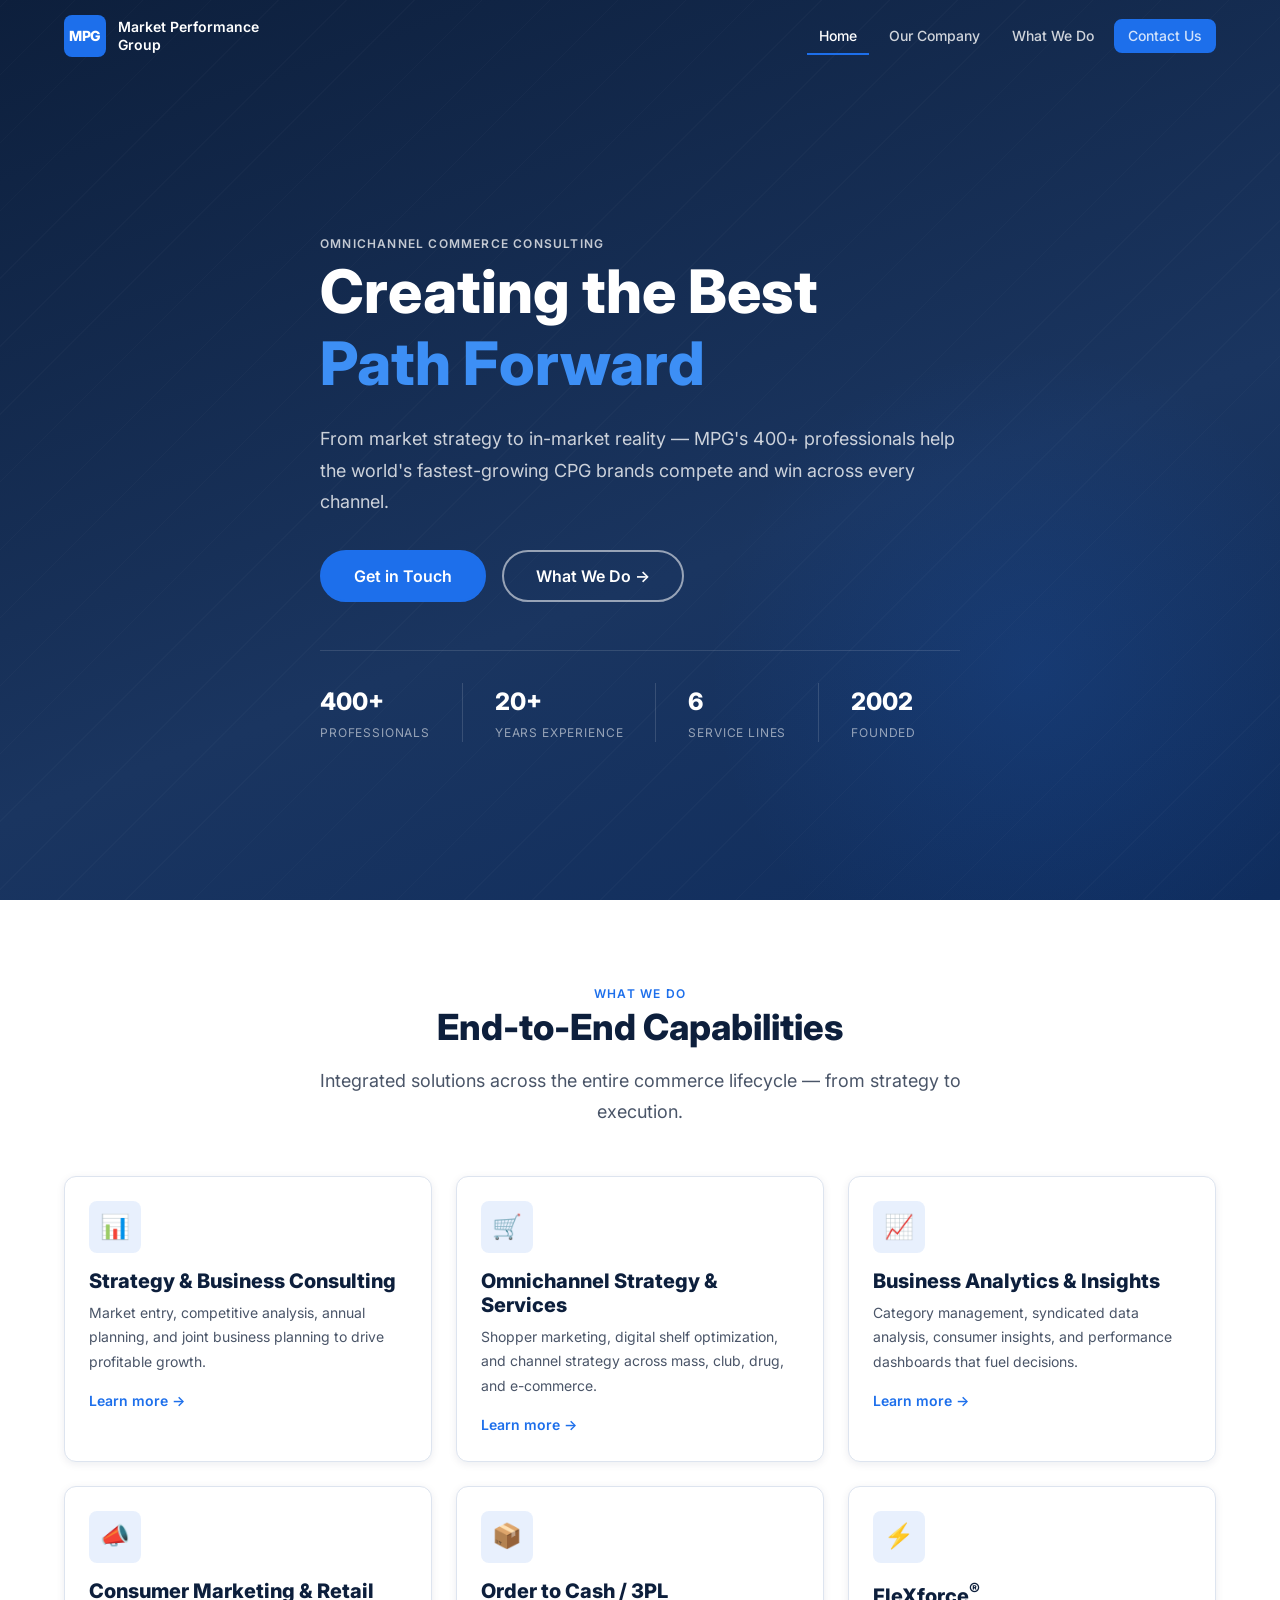
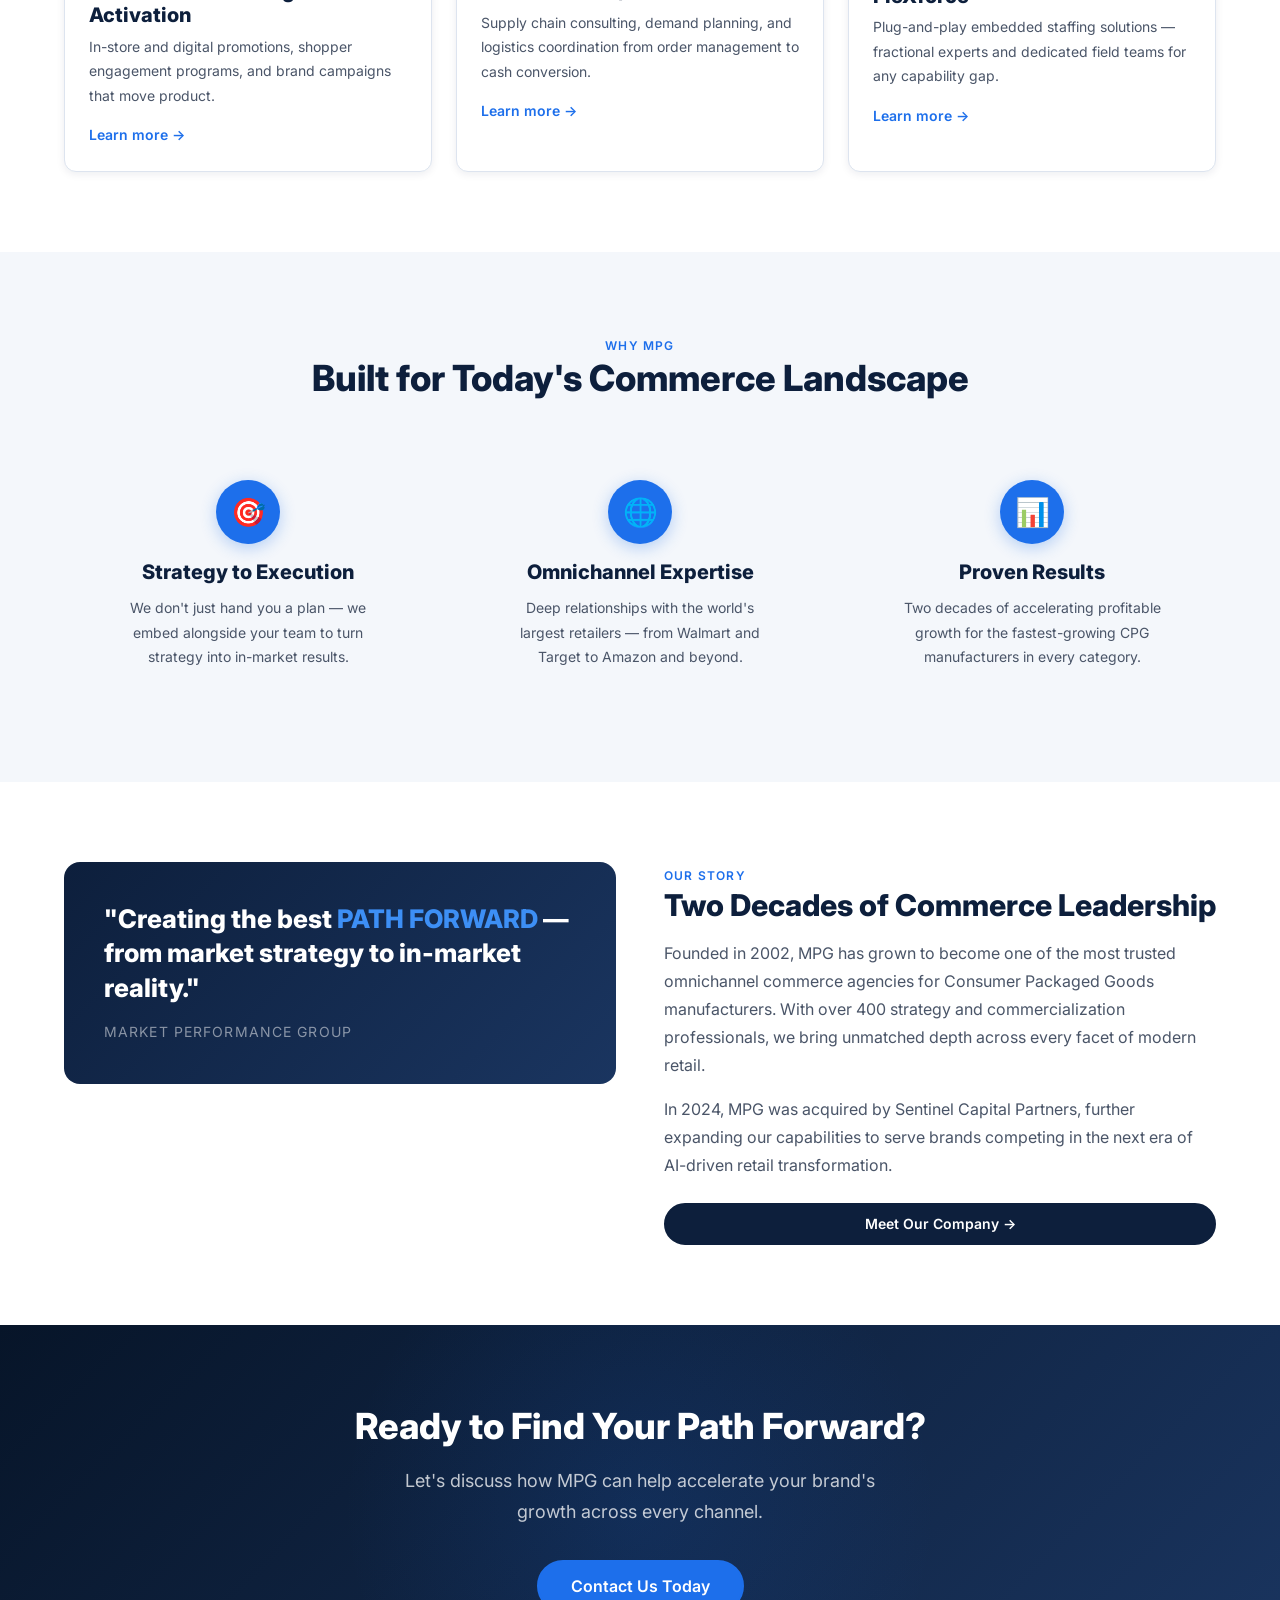
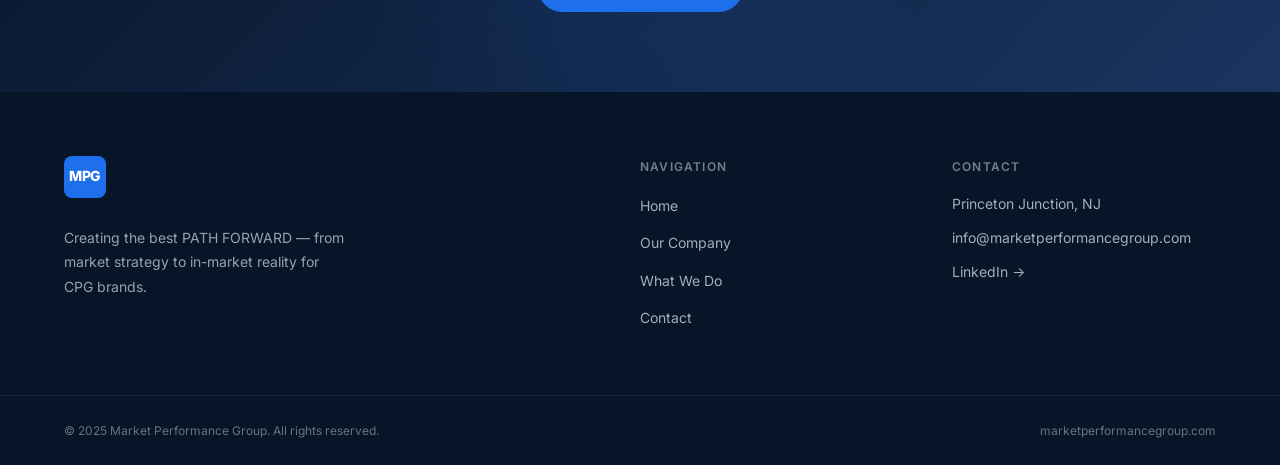
<file: mpg-pwa/index.html>
<!DOCTYPE html>
<html lang="en">
<head>
  <meta charset="UTF-8" />
  <meta name="viewport" content="width=device-width, initial-scale=1.0" />
  <meta name="description" content="Market Performance Group (MPG) is a leading omnichannel commerce consulting firm helping CPG brands create the best PATH FORWARD — from market strategy to in-market reality." />
  <meta name="theme-color" content="#0D1F3C" />

  <!-- Open Graph -->
  <meta property="og:type" content="website" />
  <meta property="og:title" content="Market Performance Group | Omnichannel Commerce Consulting" />
  <meta property="og:description" content="Creating the best PATH FORWARD — from market strategy to in-market reality. MPG's 400+ professionals help the world's fastest-growing CPG brands compete and win." />
  <meta property="og:url" content="https://www.marketperformancegroup.com/" />

  <!-- PWA -->
  <link rel="manifest" href="./manifest.json" />
  <link rel="icon" href="./assets/icons/favicon.svg" type="image/svg+xml" />
  <meta name="apple-mobile-web-app-capable" content="yes" />
  <meta name="apple-mobile-web-app-status-bar-style" content="black-translucent" />
  <meta name="apple-mobile-web-app-title" content="MPG" />

  <!-- CSS -->
  <link rel="stylesheet" href="./css/tokens.css" />
  <link rel="stylesheet" href="./css/base.css" />
  <link rel="stylesheet" href="./css/layout.css" />
  <link rel="stylesheet" href="./css/components.css" />

  <title>Market Performance Group | Omnichannel Commerce Consulting</title>

  <style>
    /* ── Home Hero ────────────────────────────────────────── */
    .hero {
      min-height: 100vh;
      display: flex;
      align-items: center;
      background: linear-gradient(160deg, var(--color-navy) 0%, var(--color-navy-mid) 60%, #0f2d5e 100%);
      position: relative;
      overflow: hidden;
      padding-top: var(--header-h);
    }

    .hero::before {
      content: '';
      position: absolute;
      inset: 0;
      background-image:
        repeating-linear-gradient(
          -45deg,
          rgba(255,255,255,0.018) 0px,
          rgba(255,255,255,0.018) 1px,
          transparent 1px,
          transparent 48px
        );
      pointer-events: none;
    }

    .hero::after {
      content: '';
      position: absolute;
      bottom: -120px;
      right: -100px;
      width: 700px;
      height: 700px;
      background: radial-gradient(circle, rgba(29,111,235,0.14) 0%, transparent 65%);
      pointer-events: none;
    }

    .hero-inner {
      position: relative;
      z-index: 1;
      padding-block: var(--space-24);
    }

    .hero-content {
      max-width: 780px;
    }

    .hero h1 {
      color: #fff;
      margin-bottom: var(--space-6);
      font-size: clamp(2.25rem, 5vw, 3.75rem);
    }

    .hero h1 span {
      color: var(--color-accent-glow);
    }

    .hero-lead {
      font-size: clamp(var(--text-base), 2vw, var(--text-lg));
      color: rgba(255,255,255,0.78);
      line-height: var(--leading-relaxed);
      max-width: 640px;
      margin-bottom: var(--space-8);
    }

    .hero-ctas {
      display: flex;
      gap: var(--space-4);
      flex-wrap: wrap;
      margin-bottom: var(--space-12);
    }

    .hero-stats {
      display: flex;
      align-items: center;
      gap: 0;
      flex-wrap: wrap;
      border-top: 1px solid rgba(255,255,255,0.12);
      padding-top: var(--space-8);
    }

    .hero-stat {
      display: flex;
      flex-direction: column;
      padding-right: var(--space-8);
      margin-right: var(--space-8);
      border-right: 1px solid rgba(255,255,255,0.14);
    }

    .hero-stat:last-child {
      border-right: none;
      padding-right: 0;
      margin-right: 0;
    }

    .hero-stat-value {
      font-size: var(--text-2xl);
      font-weight: var(--font-extrabold);
      color: #fff;
    }

    .hero-stat-label {
      font-size: var(--text-xs);
      color: rgba(255,255,255,0.55);
      text-transform: uppercase;
      letter-spacing: 0.07em;
      margin-top: 2px;
    }

    @media (max-width: 480px) {
      .hero-stats { gap: var(--space-6); }
      .hero-stat {
        border-right: none;
        padding-right: 0;
        margin-right: 0;
      }
    }

    /* ── About Teaser ─────────────────────────────────────── */
    .about-teaser-left {
      background: linear-gradient(135deg, var(--color-navy) 0%, var(--color-navy-mid) 100%);
      border-radius: var(--radius-xl);
      padding: var(--space-10);
      display: flex;
      flex-direction: column;
      justify-content: center;
    }

    .about-teaser-left blockquote {
      font-size: clamp(var(--text-xl), 2vw, var(--text-3xl));
      font-weight: var(--font-extrabold);
      color: #fff;
      line-height: var(--leading-snug);
      margin-bottom: var(--space-4);
    }

    .about-teaser-left blockquote span {
      color: var(--color-accent-glow);
    }

    .about-teaser-left cite {
      font-size: var(--text-sm);
      color: rgba(255,255,255,0.50);
      font-style: normal;
      text-transform: uppercase;
      letter-spacing: 0.08em;
    }

    .about-teaser-right {
      display: flex;
      flex-direction: column;
      justify-content: center;
      gap: var(--space-6);
    }

    .about-teaser-right .section-title {
      font-size: clamp(var(--text-2xl), 2.5vw, var(--text-3xl));
    }
  </style>
</head>
<body>

  <a href="#main-content" class="skip-link">Skip to main content</a>

  <!-- ── Header ─────────────────────────────────────────── -->
  <header class="site-header site-header--transparent" role="banner">
    <div class="container header-inner">
      <a href="index.html" class="logo" aria-label="MPG — Home">
        <span class="logo-mark">MPG</span>
        <span class="logo-text">Market Performance Group</span>
      </a>
      <nav class="primary-nav" aria-label="Primary navigation">
        <ul role="list">
          <li><a href="index.html">Home</a></li>
          <li><a href="about.html">Our Company</a></li>
          <li><a href="services.html">What We Do</a></li>
          <li><a href="contact.html" class="btn btn-primary btn-sm">Contact Us</a></li>
        </ul>
      </nav>
      <button class="nav-toggle" aria-expanded="false"
              aria-controls="mobile-menu"
              aria-label="Toggle navigation">
        <span class="hamburger-bar"></span>
        <span class="hamburger-bar"></span>
        <span class="hamburger-bar"></span>
      </button>
    </div>
    <nav id="mobile-menu" class="mobile-nav" aria-label="Mobile navigation" hidden>
      <ul role="list">
        <li><a href="index.html">Home</a></li>
        <li><a href="about.html">Our Company</a></li>
        <li><a href="services.html">What We Do</a></li>
        <li><a href="contact.html">Contact Us</a></li>
      </ul>
    </nav>
  </header>

  <main id="main-content">

    <!-- ── Hero ─────────────────────────────────────────── -->
    <section class="hero" aria-label="Hero">
      <div class="container hero-inner">
        <div class="hero-content">
          <span class="eyebrow eyebrow--light">Omnichannel Commerce Consulting</span>
          <h1>Creating the Best<br><span>Path Forward</span></h1>
          <p class="hero-lead">
            From market strategy to in-market reality — MPG's 400+ professionals
            help the world's fastest-growing CPG brands compete and win
            across every channel.
          </p>
          <div class="hero-ctas">
            <a href="contact.html" class="btn btn-primary btn-lg">Get in Touch</a>
            <a href="services.html" class="btn btn-outline-light btn-lg">What We Do &rarr;</a>
          </div>
          <div class="hero-stats">
            <div class="hero-stat">
              <span class="hero-stat-value">400+</span>
              <span class="hero-stat-label">Professionals</span>
            </div>
            <div class="hero-stat">
              <span class="hero-stat-value">20+</span>
              <span class="hero-stat-label">Years Experience</span>
            </div>
            <div class="hero-stat">
              <span class="hero-stat-value">6</span>
              <span class="hero-stat-label">Service Lines</span>
            </div>
            <div class="hero-stat">
              <span class="hero-stat-value">2002</span>
              <span class="hero-stat-label">Founded</span>
            </div>
          </div>
        </div>
      </div>
    </section>

    <!-- ── Services Preview ──────────────────────────────── -->
    <section class="section" aria-labelledby="services-heading">
      <div class="container">
        <header class="section-header">
          <span class="eyebrow">What We Do</span>
          <h2 class="section-title" id="services-heading">End-to-End Capabilities</h2>
          <p class="section-subtitle">Integrated solutions across the entire commerce lifecycle — from strategy to execution.</p>
        </header>
        <div class="grid-services">

          <article class="service-card">
            <div class="service-card-icon" aria-hidden="true">📊</div>
            <div>
              <h3>Strategy &amp; Business Consulting</h3>
              <p>Market entry, competitive analysis, annual planning, and joint business planning to drive profitable growth.</p>
            </div>
            <a href="services.html#strategy" class="card-link">Learn more &rarr;</a>
          </article>

          <article class="service-card">
            <div class="service-card-icon" aria-hidden="true">🛒</div>
            <div>
              <h3>Omnichannel Strategy &amp; Services</h3>
              <p>Shopper marketing, digital shelf optimization, and channel strategy across mass, club, drug, and e-commerce.</p>
            </div>
            <a href="services.html#omnichannel" class="card-link">Learn more &rarr;</a>
          </article>

          <article class="service-card">
            <div class="service-card-icon" aria-hidden="true">📈</div>
            <div>
              <h3>Business Analytics &amp; Insights</h3>
              <p>Category management, syndicated data analysis, consumer insights, and performance dashboards that fuel decisions.</p>
            </div>
            <a href="services.html#analytics" class="card-link">Learn more &rarr;</a>
          </article>

          <article class="service-card">
            <div class="service-card-icon" aria-hidden="true">📣</div>
            <div>
              <h3>Consumer Marketing &amp; Retail Activation</h3>
              <p>In-store and digital promotions, shopper engagement programs, and brand campaigns that move product.</p>
            </div>
            <a href="services.html#marketing" class="card-link">Learn more &rarr;</a>
          </article>

          <article class="service-card">
            <div class="service-card-icon" aria-hidden="true">📦</div>
            <div>
              <h3>Order to Cash / 3PL</h3>
              <p>Supply chain consulting, demand planning, and logistics coordination from order management to cash conversion.</p>
            </div>
            <a href="services.html#otc" class="card-link">Learn more &rarr;</a>
          </article>

          <article class="service-card">
            <div class="service-card-icon" aria-hidden="true">⚡</div>
            <div>
              <h3>FleXforce<sup>®</sup></h3>
              <p>Plug-and-play embedded staffing solutions — fractional experts and dedicated field teams for any capability gap.</p>
            </div>
            <a href="services.html#flexforce" class="card-link">Learn more &rarr;</a>
          </article>

        </div>
      </div>
    </section>

    <!-- ── Trust Band ─────────────────────────────────────── -->
    <section class="section section--alt" aria-labelledby="trust-heading">
      <div class="container">
        <header class="section-header">
          <span class="eyebrow">Why MPG</span>
          <h2 class="section-title" id="trust-heading">Built for Today's Commerce Landscape</h2>
        </header>
        <div class="grid-3">

          <div class="trust-item">
            <div class="trust-icon" aria-hidden="true">🎯</div>
            <h3>Strategy to Execution</h3>
            <p>We don't just hand you a plan — we embed alongside your team to turn strategy into in-market results.</p>
          </div>

          <div class="trust-item">
            <div class="trust-icon" aria-hidden="true">🌐</div>
            <h3>Omnichannel Expertise</h3>
            <p>Deep relationships with the world's largest retailers — from Walmart and Target to Amazon and beyond.</p>
          </div>

          <div class="trust-item">
            <div class="trust-icon" aria-hidden="true">📊</div>
            <h3>Proven Results</h3>
            <p>Two decades of accelerating profitable growth for the fastest-growing CPG manufacturers in every category.</p>
          </div>

        </div>
      </div>
    </section>

    <!-- ── About Teaser ───────────────────────────────────── -->
    <section class="section" aria-labelledby="about-teaser-heading">
      <div class="container">
        <div class="two-col">
          <div class="about-teaser-left">
            <blockquote>
              "Creating the best <span>PATH FORWARD</span> — from market strategy to in-market reality."
            </blockquote>
            <cite>Market Performance Group</cite>
          </div>
          <div class="about-teaser-right">
            <div>
              <span class="eyebrow">Our Story</span>
              <h2 class="section-title" id="about-teaser-heading">Two Decades of Commerce Leadership</h2>
              <p>Founded in 2002, MPG has grown to become one of the most trusted omnichannel commerce agencies for Consumer Packaged Goods manufacturers. With over 400 strategy and commercialization professionals, we bring unmatched depth across every facet of modern retail.</p>
              <p style="margin-top: var(--space-4);">In 2024, MPG was acquired by Sentinel Capital Partners, further expanding our capabilities to serve brands competing in the next era of AI-driven retail transformation.</p>
            </div>
            <a href="about.html" class="btn btn-secondary">Meet Our Company &rarr;</a>
          </div>
        </div>
      </div>
    </section>

    <!-- ── CTA Banner ─────────────────────────────────────── -->
    <section class="cta-banner" aria-labelledby="cta-heading">
      <div class="container">
        <h2 id="cta-heading">Ready to Find Your Path Forward?</h2>
        <p>Let's discuss how MPG can help accelerate your brand's growth across every channel.</p>
        <a href="contact.html" class="btn btn-primary btn-lg">Contact Us Today</a>
      </div>
    </section>

  </main>

  <!-- ── Footer ─────────────────────────────────────────── -->
  <footer class="site-footer" role="contentinfo">
    <div class="container footer-inner">
      <div class="footer-brand">
        <span class="logo-mark">MPG</span>
        <p>Creating the best PATH FORWARD — from market strategy to in-market reality for CPG brands.</p>
      </div>
      <nav class="footer-nav" aria-label="Footer navigation">
        <p class="footer-col-heading">Navigation</p>
        <ul role="list">
          <li><a href="index.html">Home</a></li>
          <li><a href="about.html">Our Company</a></li>
          <li><a href="services.html">What We Do</a></li>
          <li><a href="contact.html">Contact</a></li>
        </ul>
      </nav>
      <div class="footer-contact" aria-label="Contact information">
        <p class="footer-col-heading">Contact</p>
        <ul class="footer-contact-list" role="list">
          <li>Princeton Junction, NJ</li>
          <li><a href="mailto:info@marketperformancegroup.com">info@marketperformancegroup.com</a></li>
          <li><a href="https://www.linkedin.com/company/market-performance-group" target="_blank" rel="noopener noreferrer">LinkedIn &rarr;</a></li>
        </ul>
      </div>
    </div>
    <div class="footer-bottom">
      <div class="container">
        <p>&copy; 2025 Market Performance Group. All rights reserved.</p>
        <a href="https://www.marketperformancegroup.com" target="_blank" rel="noopener noreferrer">marketperformancegroup.com</a>
      </div>
    </div>
  </footer>

  <script src="./js/nav.js" defer></script>
  <script src="./js/pwa.js" defer></script>
</body>
</html>
</file>
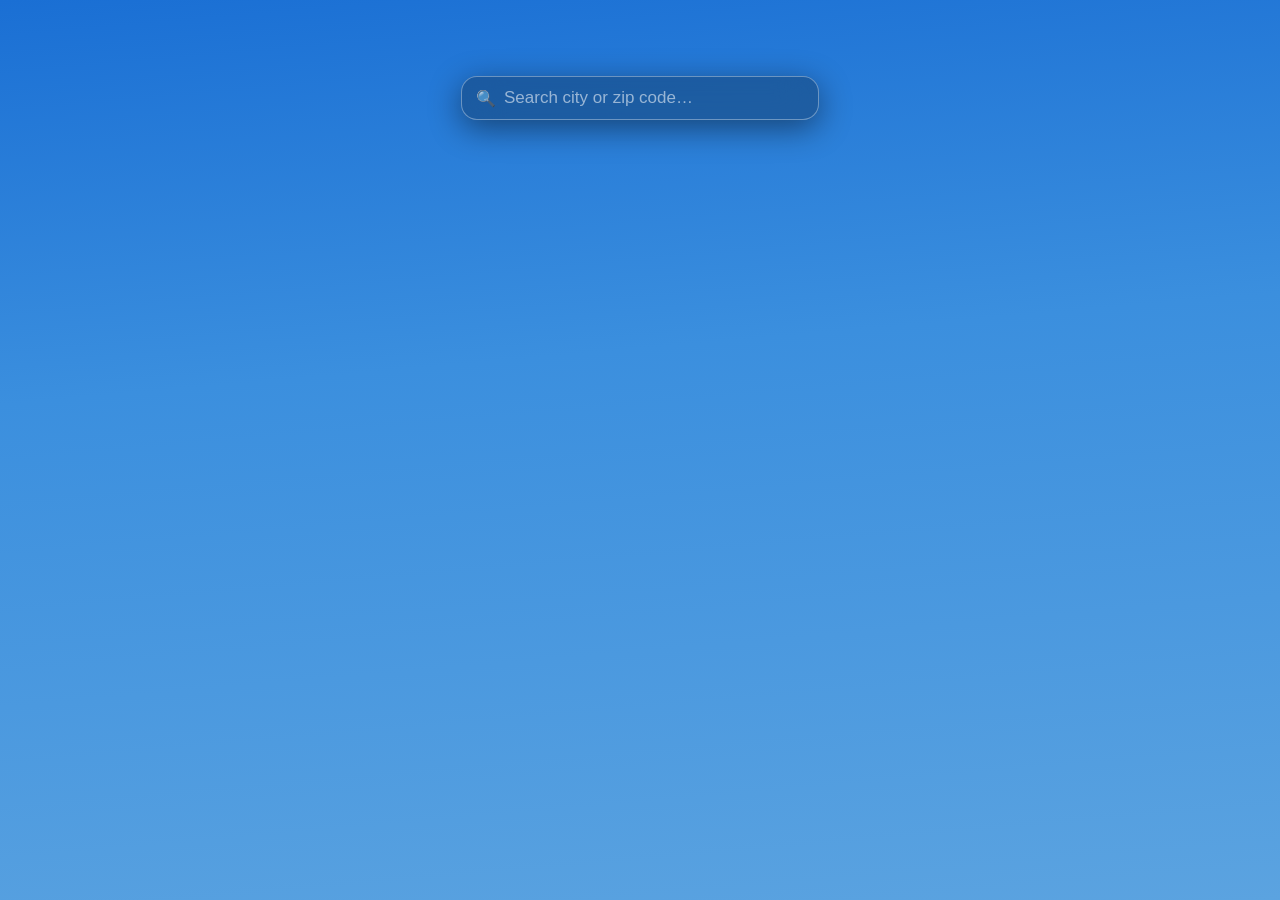
<file: weather.html>
<!DOCTYPE html>
<html lang="en">
<head>
  <meta charset="UTF-8">
  <meta name="viewport" content="width=device-width, initial-scale=1.0, viewport-fit=cover">
  <title>Weather</title>
  <meta name="theme-color" id="theme-color-meta" content="#1a6fd4">
  <meta name="mobile-web-app-capable" content="yes">
  <meta name="apple-mobile-web-app-capable" content="yes">
  <meta name="apple-mobile-web-app-status-bar-style" content="black-translucent">
  <meta name="apple-mobile-web-app-title" content="Weather">
  <link rel="manifest" href="manifest.json">
  <link rel="icon" href="icon.svg" type="image/svg+xml">
  <style>
    /* ── Reset & Base ────────────────────────────────────────────────────── */
    *, *::before, *::after { box-sizing: border-box; margin: 0; padding: 0; }

    /* ── CSS Custom Properties ───────────────────────────────────────────── */
    :root {
      --font: -apple-system, 'SF Pro Display', 'Helvetica Neue', Arial, sans-serif;
      --card-radius: 16px;
      --glass-bg: rgba(0, 0, 0, 0.25);
      --glass-border: rgba(255, 255, 255, 0.35);
      --glass-blur: blur(20px);
      --text-primary: rgba(255, 255, 255, 1.0);
      --text-secondary: rgba(255, 255, 255, 0.90);
      --text-muted: rgba(255, 255, 255, 0.70);
      --shadow: 0 8px 32px rgba(0, 0, 0, 0.45);
    }

    /* ── Gradient Themes ─────────────────────────────────────────────────── */
    body { transition: background 0.6s ease; }
    body.theme-clear-day      { background: linear-gradient(175deg, #1a6fd4 0%, #3b8fde 40%, #5ba3e0 100%); }
    body.theme-clear-night    { background: linear-gradient(175deg, #0d1b3e 0%, #1a2f5e 50%, #2d3f7a 100%); }
    body.theme-cloudy         { background: linear-gradient(175deg, #4a6580 0%, #6a849a 50%, #8a9fb5 100%); }
    body.theme-fog            { background: linear-gradient(175deg, #6b7b8d 0%, #8a9baa 50%, #a5b4c0 100%); }
    body.theme-drizzle        { background: linear-gradient(175deg, #3a5068 0%, #4d657a 50%, #607a8e 100%); }
    body.theme-rain           { background: linear-gradient(175deg, #2c3e50 0%, #3d5166 50%, #4e6578 100%); }
    body.theme-snow           { background: linear-gradient(175deg, #6b8ea8 0%, #8daec5 50%, #a8c8dc 100%); }
    body.theme-thunderstorm   { background: linear-gradient(175deg, #1a1a2e 0%, #2d2d44 50%, #3d3d5c 100%); }

    /* ── Light theme overrides (dark text for truly light backgrounds) ──── */
    body.theme-fog,
    body.theme-snow {
      color: rgba(0, 0, 0, 0.88);
      --text-primary:   rgba(0, 0, 0, 0.88);
      --text-secondary: rgba(0, 0, 0, 0.65);
      --text-muted:     rgba(0, 0, 0, 0.50);
      --glass-bg:       rgba(255, 255, 255, 0.30);
      --glass-border:   rgba(0, 0, 0, 0.12);
      --shadow:         0 8px 32px rgba(0, 0, 0, 0.18);
    }

    body.theme-fog .hero-state,  body.theme-snow .hero-state,
    body.theme-fog .hero-cond,   body.theme-snow .hero-cond,
    body.theme-fog .hero-hl,     body.theme-snow .hero-hl,
    body.theme-fog .hourly-time, body.theme-snow .hourly-time,
    body.theme-fog .daily-lo,    body.theme-snow .daily-lo,
    body.theme-fog .tile-label,  body.theme-snow .tile-label,
    body.theme-fog .tile-sub,    body.theme-snow .tile-sub {
      color: rgba(0, 0, 0, 0.60);
    }

    body.theme-fog .search-input::placeholder,
    body.theme-snow .search-input::placeholder {
      color: rgba(0, 0, 0, 0.45);
    }

    /* ── Body / App Shell ────────────────────────────────────────────────── */
    body {
      min-height: 100vh;
      font-family: var(--font);
      color: var(--text-primary);
      display: flex;
      justify-content: center;
      align-items: flex-start;
    }

    .app-outer {
      width: 100%;
      max-width: 390px;
      min-height: 100vh;
      padding-bottom: 40px;
      display: flex;
      flex-direction: column;
      gap: 12px;
    }

    /* ── Frosted Glass Utility ───────────────────────────────────────────── */
    .glass {
      background: var(--glass-bg);
      backdrop-filter: var(--glass-blur);
      -webkit-backdrop-filter: var(--glass-blur);
      border: 1px solid var(--glass-border);
      border-radius: var(--card-radius);
      box-shadow: var(--shadow);
    }

    /* ── Search Bar ──────────────────────────────────────────────────────── */
    .search-wrap {
      padding: 56px 16px 0;
      position: sticky;
      top: 0;
      z-index: 10;
    }

    .search-field {
      display: flex;
      align-items: center;
      gap: 8px;
      padding: 11px 14px;
    }

    .search-icon { font-size: 16px; opacity: 0.7; flex-shrink: 0; }

    .search-input {
      flex: 1;
      background: transparent;
      border: none;
      outline: none;
      font-size: 17px;
      font-family: var(--font);
      color: var(--text-primary);
      min-width: 0;
    }
    .search-input::placeholder { color: rgba(255, 255, 255, 0.55); }

    /* ── Loading Spinner ─────────────────────────────────────────────────── */
    #spinner {
      display: none;
      justify-content: center;
      align-items: center;
      padding: 60px 0;
    }
    .spin-ring {
      width: 40px; height: 40px;
      border: 3px solid rgba(255,255,255,0.3);
      border-top-color: white;
      border-radius: 50%;
      animation: spin 0.8s linear infinite;
    }
    @keyframes spin { to { transform: rotate(360deg); } }

    /* ── Error Message ───────────────────────────────────────────────────── */
    #error-msg {
      display: none;
      margin: 0 16px;
      padding: 14px 16px;
      border-radius: var(--card-radius);
      background: rgba(255, 60, 60, 0.25);
      border: 1px solid rgba(255, 80, 80, 0.4);
      font-size: 15px;
      color: var(--text-primary);
      text-align: center;
    }

    /* ── Hero Section ────────────────────────────────────────────────────── */
    .hero {
      text-align: center;
      padding: 24px 16px 8px;
    }
    .hero-city  { font-size: 32px; font-weight: 300; letter-spacing: -0.5px; text-shadow: 0 1px 6px rgba(0,0,0,0.35); }
    .hero-state { font-size: 17px; color: var(--text-secondary); margin-top: 2px; text-shadow: 0 1px 4px rgba(0,0,0,0.3); }
    .hero-temp  { font-size: 96px; font-weight: 200; letter-spacing: -4px; line-height: 1; margin: 6px 0 2px; text-shadow: 0 2px 10px rgba(0,0,0,0.35); }
    .hero-cond  { font-size: 20px; color: var(--text-secondary); text-shadow: 0 1px 4px rgba(0,0,0,0.3); }
    .hero-hl    { font-size: 17px; color: var(--text-secondary); margin-top: 4px; text-shadow: 0 1px 4px rgba(0,0,0,0.3); }

    /* ── Hourly Strip ────────────────────────────────────────────────────── */
    .hourly-wrap {
      margin: 0 16px;
      padding: 14px 16px;
      overflow-x: auto;
      scrollbar-width: none;
    }
    .hourly-wrap::-webkit-scrollbar { display: none; }

    .hourly-row {
      display: flex;
      gap: 20px;
      min-width: max-content;
    }

    .hourly-item {
      display: flex;
      flex-direction: column;
      align-items: center;
      gap: 6px;
      min-width: 44px;
    }
    .hourly-time { font-size: 13px; color: var(--text-secondary); }
    .hourly-icon { font-size: 22px; }
    .hourly-temp { font-size: 15px; font-weight: 500; }

    /* ── Daily Forecast ──────────────────────────────────────────────────── */
    .daily-wrap { margin: 0 16px; }

    .daily-item {
      display: flex;
      align-items: center;
      gap: 10px;
      padding: 13px 16px;
      border-bottom: 1px solid rgba(255, 255, 255, 0.1);
    }
    .daily-item:last-child { border-bottom: none; }

    .daily-day  { font-size: 17px; font-weight: 400; width: 52px; flex-shrink: 0; }
    .daily-icon { font-size: 22px; flex-shrink: 0; width: 28px; text-align: center; }
    .daily-lo   { font-size: 17px; color: var(--text-muted); width: 34px; text-align: right; flex-shrink: 0; }
    .daily-bar-wrap {
      flex: 1;
      height: 4px;
      border-radius: 2px;
      background: rgba(255, 255, 255, 0.15);
      position: relative;
      min-width: 0;
    }
    .daily-bar-fill {
      position: absolute;
      height: 100%;
      border-radius: 2px;
      background: linear-gradient(90deg, #4dcaff, #ffd700);
    }
    .daily-hi { font-size: 17px; width: 34px; text-align: left; flex-shrink: 0; }

    /* ── Detail Tiles ────────────────────────────────────────────────────── */
    .tiles-grid {
      margin: 0 16px;
      display: grid;
      grid-template-columns: 1fr 1fr;
      gap: 12px;
    }

    .tile {
      padding: 16px;
      display: flex;
      flex-direction: column;
      gap: 4px;
      min-height: 110px;
    }
    .tile-label {
      font-size: 11px;
      text-transform: uppercase;
      letter-spacing: 0.8px;
      color: var(--text-muted);
      font-weight: 500;
    }
    .tile-value { font-size: 28px; font-weight: 300; line-height: 1.1; }
    .tile-value small { font-size: 16px; }
    .tile-sub   { font-size: 13px; color: var(--text-secondary); margin-top: 2px; }

    /* UV Bar */
    .uv-bar {
      position: relative;
      height: 4px;
      border-radius: 2px;
      margin-top: 8px;
      background: linear-gradient(90deg, #4caf50, #ffeb3b, #ff9800, #f44336, #9c27b0);
      overflow: visible;
    }
    .uv-needle {
      position: absolute;
      top: 50%;
      transform: translate(-50%, -50%);
      width: 10px;
      height: 10px;
      background: white;
      border-radius: 50%;
      box-shadow: 0 0 4px rgba(0,0,0,0.4);
    }

    /* Humidity Arc */
    .humidity-arc {
      margin-top: 6px;
      overflow: visible;
    }

    /* ── Responsive ──────────────────────────────────────────────────────── */
    @media (min-width: 440px) {
      body { padding: 0 0 40px; }
      .app-outer { border-radius: 24px; margin: 20px 0; min-height: auto; }
    }
  </style>
</head>
<body class="theme-clear-day">
  <div class="app-outer">

    <!-- Search -->
    <div class="search-wrap">
      <div class="search-field glass">
        <span class="search-icon">🔍</span>
        <input id="zip-input" class="search-input" type="text"
          inputmode="text" maxlength="100" placeholder="Search city or zip code…"
          autocomplete="off" spellcheck="false">
      </div>
    </div>

    <!-- Loading -->
    <div id="spinner">
      <div class="spin-ring"></div>
    </div>

    <!-- Error -->
    <div id="error-msg"></div>

    <!-- Main content (hidden until data loads) -->
    <div id="app-shell" style="display:none; flex-direction:column; gap:12px;">

      <!-- Hero -->
      <div class="hero">
        <div id="hero-city"  class="hero-city"></div>
        <div id="hero-state" class="hero-state"></div>
        <div id="hero-temp"  class="hero-temp"></div>
        <div id="hero-cond"  class="hero-cond"></div>
        <div id="hero-hl"    class="hero-hl"></div>
      </div>

      <!-- Hourly -->
      <div class="hourly-wrap glass">
        <div id="hourly-row" class="hourly-row"></div>
      </div>

      <!-- Daily -->
      <div id="daily-list" class="daily-wrap glass"></div>

      <!-- Detail Tiles -->
      <div id="tiles-grid" class="tiles-grid"></div>

    </div><!-- /app-shell -->

  </div><!-- /app-outer -->

  <script>
    // ── Constants & WMO Map ─────────────────────────────────────────────────
    const WMO_MAP = {
      0:  { label: 'Clear',           icon: '☀️',  theme: 'clear'       },
      1:  { label: 'Mainly Clear',    icon: '🌤️',  theme: 'clear'       },
      2:  { label: 'Partly Cloudy',   icon: '⛅',  theme: 'cloudy'      },
      3:  { label: 'Overcast',        icon: '☁️',  theme: 'cloudy'      },
      45: { label: 'Foggy',           icon: '🌫️',  theme: 'fog'         },
      48: { label: 'Icy Fog',         icon: '🌫️',  theme: 'fog'         },
      51: { label: 'Light Drizzle',   icon: '🌦️',  theme: 'drizzle'     },
      53: { label: 'Drizzle',         icon: '🌦️',  theme: 'drizzle'     },
      55: { label: 'Heavy Drizzle',   icon: '🌧️',  theme: 'drizzle'     },
      61: { label: 'Light Rain',      icon: '🌧️',  theme: 'rain'        },
      63: { label: 'Rain',            icon: '🌧️',  theme: 'rain'        },
      65: { label: 'Heavy Rain',      icon: '🌧️',  theme: 'rain'        },
      71: { label: 'Light Snow',      icon: '🌨️',  theme: 'snow'        },
      73: { label: 'Snow',            icon: '❄️',  theme: 'snow'        },
      75: { label: 'Heavy Snow',      icon: '❄️',  theme: 'snow'        },
      77: { label: 'Snow Grains',     icon: '🌨️',  theme: 'snow'        },
      80: { label: 'Showers',         icon: '🌦️',  theme: 'rain'        },
      81: { label: 'Rain Showers',    icon: '🌧️',  theme: 'rain'        },
      82: { label: 'Heavy Showers',   icon: '⛈️',  theme: 'rain'        },
      85: { label: 'Snow Showers',    icon: '🌨️',  theme: 'snow'        },
      86: { label: 'Heavy Snow Showers', icon: '❄️', theme: 'snow'      },
      95: { label: 'Thunderstorm',    icon: '⛈️',  theme: 'thunderstorm'},
      96: { label: 'Thunderstorm',    icon: '⛈️',  theme: 'thunderstorm'},
      99: { label: 'Severe Thunderstorm', icon: '⛈️', theme: 'thunderstorm'},
    };

    // ── State ───────────────────────────────────────────────────────────────
    const state = {
      zip: '',
      cityName: '',
      stateName: '',
      lat: null,
      lon: null,
      weather: null,
      projHighs: [],
    };

    // ── API Fetch Functions ─────────────────────────────────────────────────
    async function fetchLocationByZip(zip) {
      const res = await fetch(`https://api.zippopotam.us/us/${zip}`);
      if (!res.ok) throw new Error(`Zip code "${zip}" not found.`);
      const data = await res.json();
      const place = data.places[0];
      return {
        cityName:  place['place name'],
        stateName: place['state abbreviation'],
        lat: parseFloat(place.latitude),
        lon: parseFloat(place.longitude),
      };
    }

    async function fetchLocationByCity(query) {
      const params = new URLSearchParams({ name: query, count: 5, language: 'en', format: 'json' });
      const res = await fetch(`https://geocoding-api.open-meteo.com/v1/search?${params}`);
      if (!res.ok) throw new Error('Geocoding service unavailable. Please try again.');
      const data = await res.json();
      if (!data.results || data.results.length === 0) throw new Error(`No location found for "${query}".`);
      // Prefer US results, otherwise take the first result
      const result = data.results.find(r => r.country_code === 'US') || data.results[0];
      const isUS   = result.country_code === 'US';
      return {
        cityName:  result.name,
        stateName: isUS ? (result.admin1_code || result.admin1 || result.country) : result.country,
        lat: result.latitude,
        lon: result.longitude,
      };
    }

    async function fetchWeather(lat, lon) {
      const params = new URLSearchParams({
        latitude:  lat,
        longitude: lon,
        hourly: [
          'temperature_2m', 'apparent_temperature', 'relative_humidity_2m',
          'weather_code', 'wind_speed_10m', 'wind_direction_10m',
          'precipitation_probability', 'uv_index',
        ].join(','),
        daily: [
          'temperature_2m_max', 'temperature_2m_min', 'weather_code',
          'sunrise', 'sunset', 'precipitation_sum', 'uv_index_max',
        ].join(','),
        timezone:          'auto',
        temperature_unit:  'fahrenheit',
        wind_speed_unit:   'mph',
        precipitation_unit:'inch',
        forecast_days:     7,
      });
      const res = await fetch(`https://api.open-meteo.com/v1/forecast?${params}`);
      if (!res.ok) throw new Error('Weather service unavailable. Please try again.');
      return res.json();
    }

    async function loadWeather(query) {
      showLoading(true);
      clearError();
      try {
        const isZip = /^\d{5}$/.test(query);
        const loc   = isZip ? await fetchLocationByZip(query) : await fetchLocationByCity(query);
        Object.assign(state, loc);
        state.weather = await fetchWeather(loc.lat, loc.lon);
        state.projHighs = calcAll1016Highs(
          state.weather.hourly.time,
          state.weather.hourly.temperature_2m,
          state.weather.daily.time
        );
        render();
      } catch (err) {
        showError(err.message);
      } finally {
        showLoading(false);
      }
    }

    // ── Time & Timezone Helpers ─────────────────────────────────────────────
    function getCurrentHourIndex() {
      const tz = state.weather.timezone;
      const fmt = new Intl.DateTimeFormat('en-CA', {
        timeZone: tz,
        year:  'numeric',
        month: '2-digit',
        day:   '2-digit',
        hour:  '2-digit',
        hour12: false,
      });
      const parts  = fmt.formatToParts(new Date());
      const get    = type => parts.find(p => p.type === type).value;
      const rawHour = get('hour');
      const hour    = rawHour === '24' ? '00' : rawHour;
      const target  = `${get('year')}-${get('month')}-${get('day')}T${hour}:00`;
      const idx     = state.weather.hourly.time.indexOf(target);
      return idx >= 0 ? idx : 0;
    }

    function isNightTime() {
      const w   = state.weather;
      const idx = getCurrentHourIndex();
      const now = w.hourly.time[idx];
      return now < w.daily.sunrise[0] || now > w.daily.sunset[0];
    }

    function formatHour(hour) {
      if (hour === 0)  return '12AM';
      if (hour === 12) return '12PM';
      return hour < 12 ? `${hour}AM` : `${hour - 12}PM`;
    }

    function getDayName(dateStr) {
      const [y, m, d] = dateStr.split('-').map(Number);
      return new Date(y, m - 1, d).toLocaleDateString('en-US', { weekday: 'short' });
    }

    // ── 10AM–4PM Highs (all forecast days) ─────────────────────────────────
    function calcAll1016Highs(hourlyTimes, hourlyTemps, dailyDates) {
      const map = {};
      for (let i = 0; i < hourlyTimes.length; i++) {
        const t    = hourlyTimes[i];
        const date = t.slice(0, 10);
        const hour = parseInt(t.slice(11, 13), 10);
        if (hour >= 10 && hour <= 16) {
          if (map[date] === undefined || hourlyTemps[i] > map[date]) {
            map[date] = hourlyTemps[i];
          }
        }
      }
      return dailyDates.map(d => map[d] !== undefined ? Math.round(map[d]) : null);
    }

    // ── Render Functions ────────────────────────────────────────────────────
    function render() {
      const w   = state.weather;
      const idx = getCurrentHourIndex();
      const code     = w.hourly.weather_code[idx] ?? 0;
      const wmoEntry = WMO_MAP[code] || WMO_MAP[0];

      applyTheme(wmoEntry.theme);
      renderHero(w, idx, wmoEntry);
      renderHourly(w, idx);
      renderDaily(w);
      renderTiles(w, idx);

      const shell = document.getElementById('app-shell');
      shell.style.display = 'flex';
    }

    const THEME_COLORS = {
      'clear-day':   '#1a6fd4', 'clear-night': '#0d1b3e',
      'cloudy':      '#4a6580', 'fog':         '#6b7b8d',
      'drizzle':     '#3a5068', 'rain':        '#2c3e50',
      'snow':        '#6b8ea8', 'thunderstorm':'#1a1a2e',
    };

    function applyTheme(theme) {
      const night = isNightTime();
      const key   = (night && theme === 'clear') ? 'clear-night' : theme;
      document.body.className = 'theme-' + key;
      document.getElementById('theme-color-meta').content = THEME_COLORS[key] || '#1a6fd4';
    }

    function renderHero(w, idx, wmoEntry) {
      const currentTemp = Math.round(w.hourly.temperature_2m[idx]);
      const todayLow    = Math.round(w.daily.temperature_2m_min[0]);
      const highDisplay = state.projHighs[0] !== null
        ? state.projHighs[0]
        : Math.round(w.daily.temperature_2m_max[0]);

      document.getElementById('hero-city').textContent  = state.cityName;
      document.getElementById('hero-state').textContent = state.stateName;
      document.getElementById('hero-temp').textContent  = currentTemp + '°';
      document.getElementById('hero-cond').textContent  = wmoEntry.label;
      document.getElementById('hero-hl').textContent    = `H:${highDisplay}°   L:${todayLow}°`;
    }

    function renderHourly(w, startIdx) {
      const endIdx = Math.min(startIdx + 25, w.hourly.time.length);
      const row    = document.getElementById('hourly-row');
      row.innerHTML = '';

      for (let i = startIdx; i < endIdx; i++) {
        const timeStr = w.hourly.time[i];
        const hour    = parseInt(timeStr.slice(11, 13), 10);
        const temp    = Math.round(w.hourly.temperature_2m[i]);
        const code    = w.hourly.weather_code[i] ?? 0;
        const wmo     = WMO_MAP[code] || WMO_MAP[0];
        const label   = (i === startIdx) ? 'Now' : formatHour(hour);

        row.insertAdjacentHTML('beforeend', `
          <div class="hourly-item">
            <span class="hourly-time">${label}</span>
            <span class="hourly-icon">${wmo.icon}</span>
            <span class="hourly-temp">${temp}°</span>
          </div>
        `);
      }
    }

    function renderDaily(w) {
      const highs  = w.daily.temperature_2m_max;
      const lows   = w.daily.temperature_2m_min;
      const codes  = w.daily.weather_code;
      const times  = w.daily.time;

      const globalMin   = Math.min(...lows);
      const globalMax   = Math.max(...highs);
      const globalRange = globalMax - globalMin || 1;

      const list = document.getElementById('daily-list');
      list.innerHTML = '';

      times.forEach((dateStr, i) => {
        const high = Math.round(highs[i]);
        const low  = Math.round(lows[i]);
        const wmo  = WMO_MAP[codes[i]] || WMO_MAP[0];

        const displayHigh = state.projHighs[i] !== null
          ? state.projHighs[i]
          : high;

        const dayLabel  = i === 0 ? 'Today' : getDayName(dateStr);
        const leftPct   = ((low  - globalMin) / globalRange * 100).toFixed(1);
        const widthPct  = Math.max((high - low) / globalRange * 100, 5).toFixed(1);

        list.insertAdjacentHTML('beforeend', `
          <div class="daily-item">
            <span class="daily-day">${dayLabel}</span>
            <span class="daily-icon">${wmo.icon}</span>
            <span class="daily-lo">${low}°</span>
            <div class="daily-bar-wrap">
              <div class="daily-bar-fill" style="left:${leftPct}%;width:${widthPct}%"></div>
            </div>
            <span class="daily-hi">${displayHigh}°</span>
          </div>
        `);
      });
    }

    function renderTiles(w, idx) {
      const uv        = w.hourly.uv_index[idx] ?? 0;
      const wind      = Math.round(w.hourly.wind_speed_10m[idx] ?? 0);
      const windDir   = getWindDir(w.hourly.wind_direction_10m[idx] ?? 0);
      const humid     = Math.round(w.hourly.relative_humidity_2m[idx] ?? 0);
      const feels     = Math.round(w.hourly.apparent_temperature[idx] ?? 0);
      const precip    = (w.daily.precipitation_sum[0] ?? 0).toFixed(2);
      const precipPct = Math.max(...w.hourly.precipitation_probability
        .slice(idx, idx + 24)
        .filter(v => v != null), 0);

      const uvRounded = Math.round(uv);
      const uvPct     = Math.min((uv / 11) * 100, 100).toFixed(0);
      const uvLabel   = uv <= 2 ? 'Low' : uv <= 5 ? 'Moderate' : uv <= 7 ? 'High' : uv <= 10 ? 'Very High' : 'Extreme';

      const actualTemp = Math.round(w.hourly.temperature_2m[idx] ?? feels);
      const feelsDiff  = feels - actualTemp;
      const feelsDesc  = Math.abs(feelsDiff) <= 2 ? 'Similar to actual' :
                         feelsDiff < 0 ? 'Feels colder' : 'Feels warmer';

      const r        = 28;
      const halfCirc = Math.PI * r;
      const arcFill  = (humid / 100) * halfCirc;

      document.getElementById('tiles-grid').innerHTML = `
        <div class="tile glass">
          <span class="tile-label">UV Index</span>
          <span class="tile-value">${uvRounded}</span>
          <span class="tile-sub">${uvLabel}</span>
          <div class="uv-bar" style="margin-top:auto;">
            <div class="uv-needle" style="left:${uvPct}%"></div>
          </div>
        </div>

        <div class="tile glass">
          <span class="tile-label">Wind</span>
          <span class="tile-value">${wind}<small> mph</small></span>
          <span class="tile-sub">${windDir}</span>
        </div>

        <div class="tile glass">
          <span class="tile-label">Humidity</span>
          <span class="tile-value">${humid}%</span>
          <svg class="humidity-arc" viewBox="0 0 80 44" width="80" height="44">
            <path d="M12,40 A28,28 0 0,1 68,40" fill="none"
              stroke="rgba(255,255,255,0.2)" stroke-width="5" stroke-linecap="round"/>
            <path d="M12,40 A28,28 0 0,1 68,40" fill="none"
              stroke="white" stroke-width="5" stroke-linecap="round"
              stroke-dasharray="${arcFill.toFixed(1)} ${halfCirc.toFixed(1)}"
              pathLength="${halfCirc.toFixed(1)}"/>
          </svg>
        </div>

        <div class="tile glass">
          <span class="tile-label">Feels Like</span>
          <span class="tile-value">${feels}°</span>
          <span class="tile-sub">${feelsDesc}</span>
        </div>

        <div class="tile glass">
          <span class="tile-label">Precipitation</span>
          <span class="tile-value">${precip}<small> in</small></span>
          <span class="tile-sub">Today's total</span>
        </div>

        <div class="tile glass">
          <span class="tile-label">Chance of Rain</span>
          <span class="tile-value">${precipPct}%</span>
          <span class="tile-sub">Next 24 hours</span>
        </div>
      `;
    }

    function getWindDir(deg) {
      const dirs = ['N', 'NE', 'E', 'SE', 'S', 'SW', 'W', 'NW'];
      return dirs[Math.round(deg / 45) % 8];
    }

    // ── UI State Helpers ────────────────────────────────────────────────────
    function showLoading(on) {
      document.getElementById('spinner').style.display = on ? 'flex' : 'none';
      if (on) document.getElementById('app-shell').style.display = 'none';
    }

    function showError(msg) {
      const el = document.getElementById('error-msg');
      el.textContent = msg;
      el.style.display = 'block';
    }

    function clearError() {
      const el = document.getElementById('error-msg');
      el.textContent = '';
      el.style.display = 'none';
    }

    function handleSearch(query) {
      const clean = query.trim();
      if (!clean) return;
      loadWeather(clean);
    }

    // ── Bootstrap ───────────────────────────────────────────────────────────
    document.getElementById('zip-input').addEventListener('keydown', e => {
      if (e.key === 'Enter') handleSearch(e.target.value);
    });

    // ── PWA: Service Worker ─────────────────────────────────────────────────
    if ('serviceWorker' in navigator) {
      navigator.serviceWorker.register('./sw.js');
    }

    // ── PWA: Apple Touch Icon (generated via canvas) ────────────────────────
    (function () {
      const svg = `<svg xmlns="http://www.w3.org/2000/svg" viewBox="0 0 180 180">
        <rect width="180" height="180" rx="40" fill="#1a6fd4"/>
        <text x="90" y="128" font-size="96" text-anchor="middle"
          font-family="Apple Color Emoji,Segoe UI Emoji,sans-serif">⛅</text>
      </svg>`;
      const blob = new Blob([svg], { type: 'image/svg+xml' });
      const url  = URL.createObjectURL(blob);
      const img  = new Image();
      img.onload = () => {
        const canvas = document.createElement('canvas');
        canvas.width = canvas.height = 180;
        canvas.getContext('2d').drawImage(img, 0, 0);
        URL.revokeObjectURL(url);
        const link = document.createElement('link');
        link.rel  = 'apple-touch-icon';
        link.href = canvas.toDataURL('image/png');
        document.head.appendChild(link);
      };
      img.src = url;
    })();
  </script>
</body>
</html>
</file>
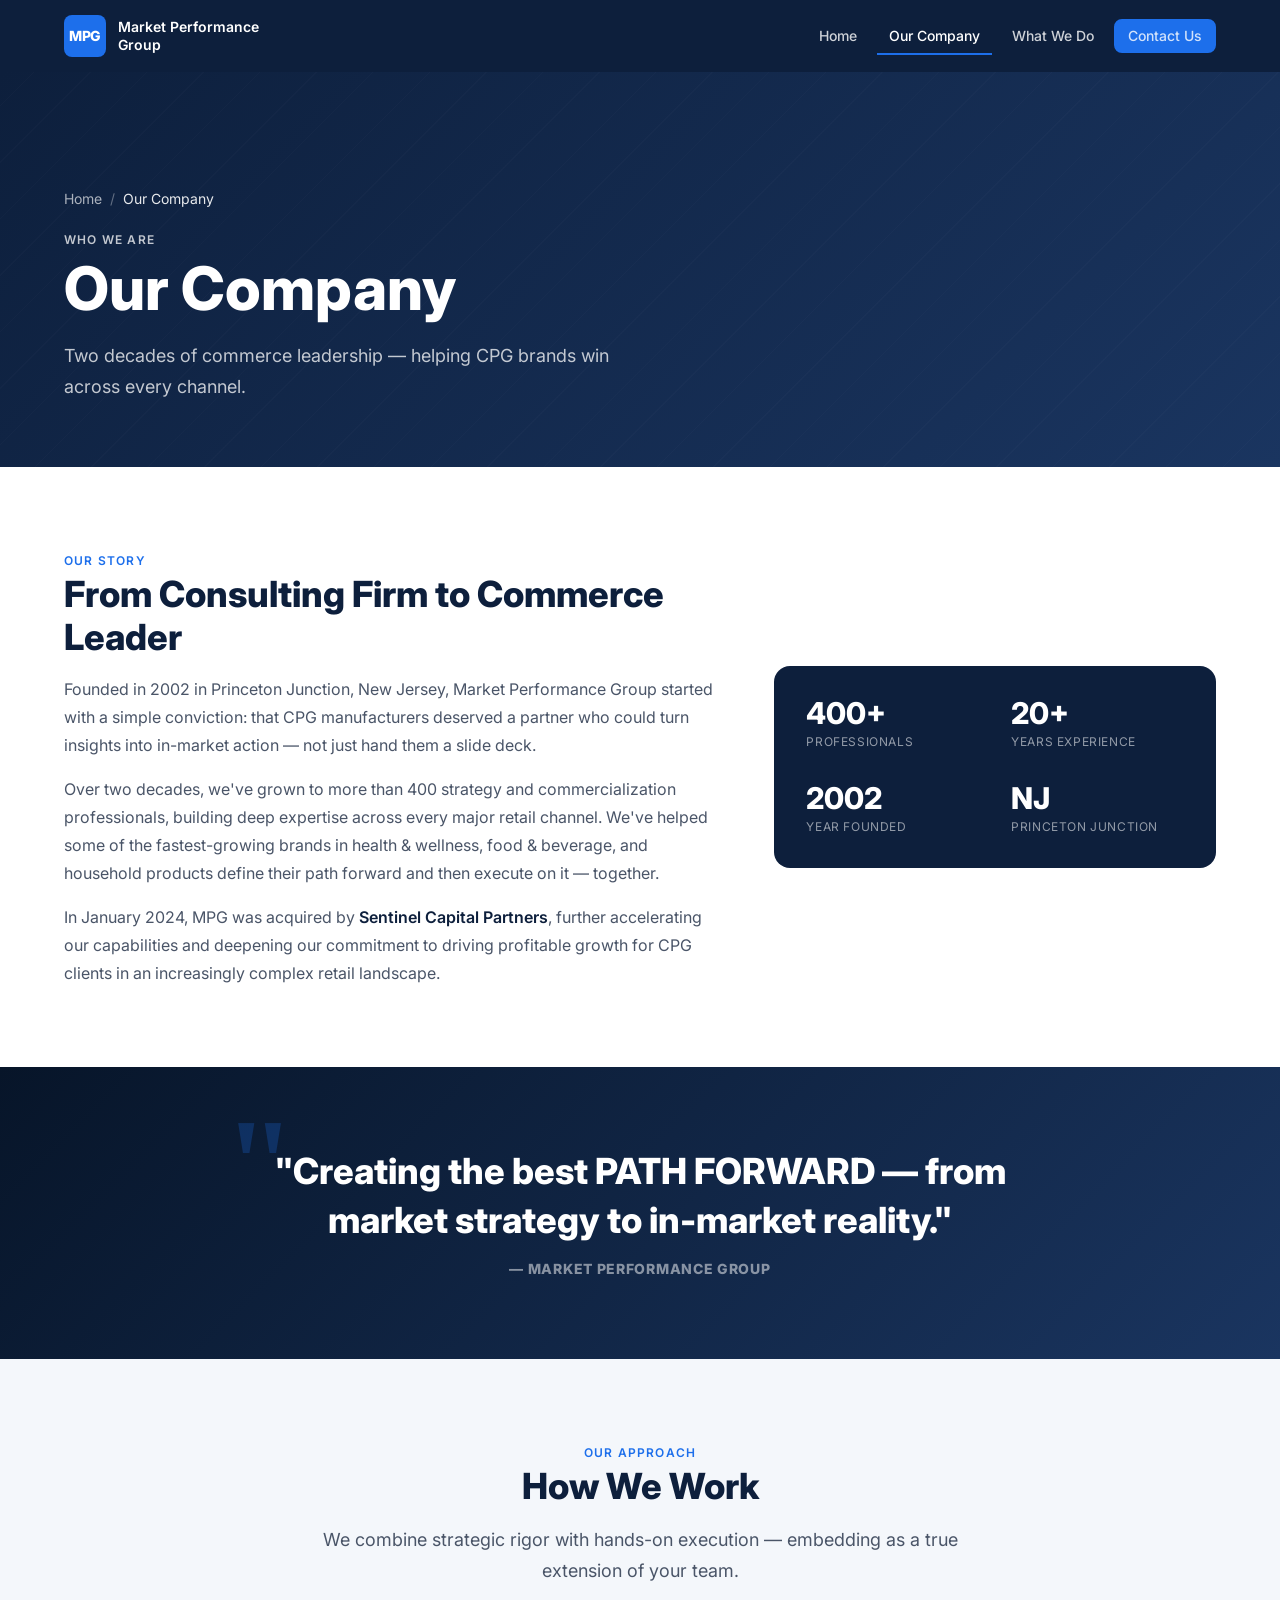
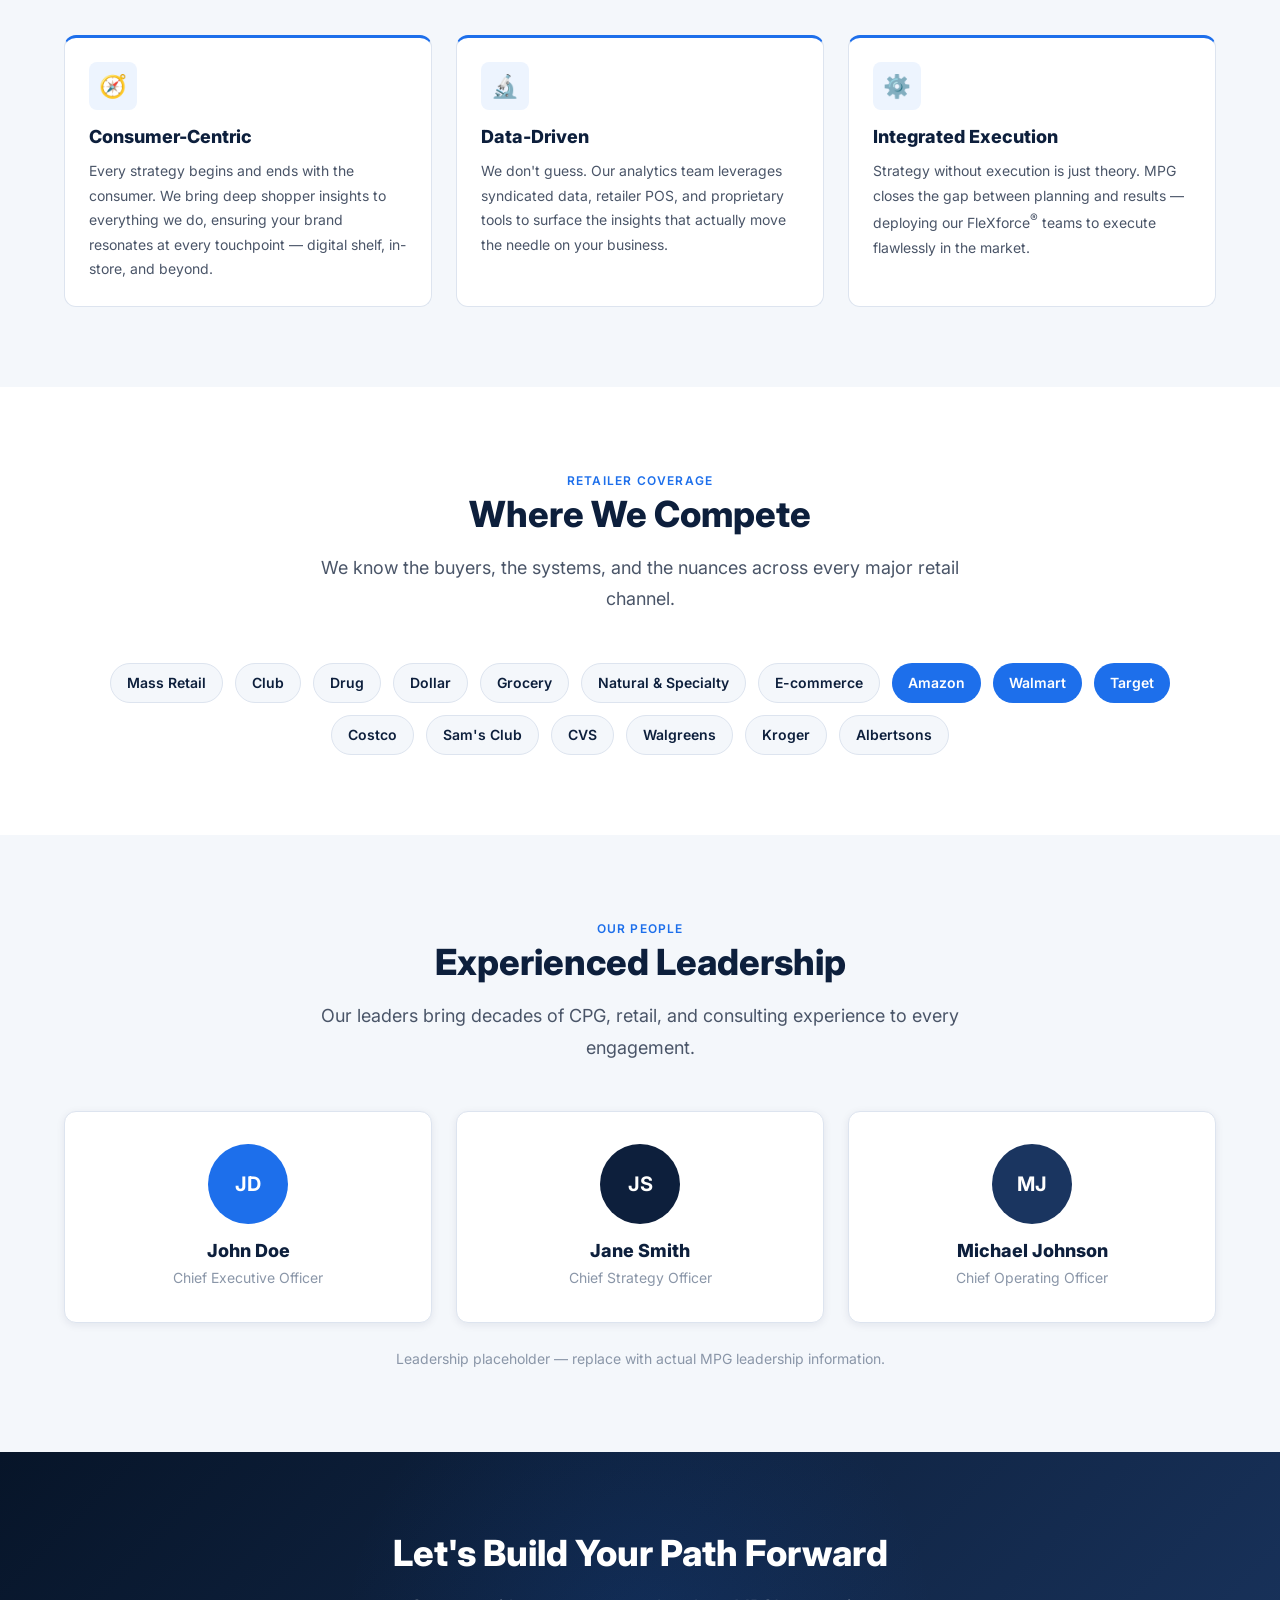
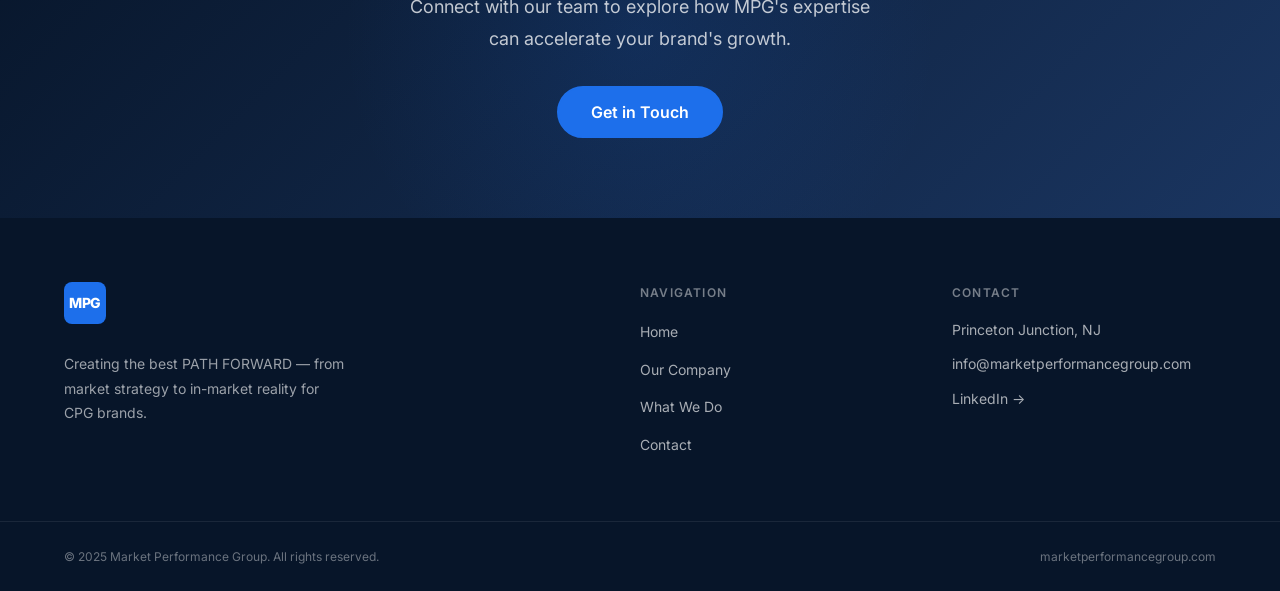
<file: mpg-pwa/about.html>
<!DOCTYPE html>
<html lang="en">
<head>
  <meta charset="UTF-8" />
  <meta name="viewport" content="width=device-width, initial-scale=1.0" />
  <meta name="description" content="Learn about Market Performance Group — our story, mission, leadership, and the values that drive our work for CPG brands." />
  <meta name="theme-color" content="#0D1F3C" />

  <meta property="og:type" content="website" />
  <meta property="og:title" content="Our Company | Market Performance Group" />
  <meta property="og:description" content="Founded in 2002, MPG is a leading omnichannel commerce agency with 400+ professionals helping CPG brands create their best PATH FORWARD." />

  <link rel="manifest" href="./manifest.json" />
  <link rel="icon" href="./assets/icons/favicon.svg" type="image/svg+xml" />
  <meta name="apple-mobile-web-app-capable" content="yes" />
  <meta name="apple-mobile-web-app-status-bar-style" content="black-translucent" />
  <meta name="apple-mobile-web-app-title" content="MPG" />

  <link rel="stylesheet" href="./css/tokens.css" />
  <link rel="stylesheet" href="./css/base.css" />
  <link rel="stylesheet" href="./css/layout.css" />
  <link rel="stylesheet" href="./css/components.css" />

  <title>Our Company | Market Performance Group</title>
</head>
<body>

  <a href="#main-content" class="skip-link">Skip to main content</a>

  <!-- ── Header ─────────────────────────────────────────── -->
  <header class="site-header" role="banner">
    <div class="container header-inner">
      <a href="index.html" class="logo" aria-label="MPG — Home">
        <span class="logo-mark">MPG</span>
        <span class="logo-text">Market Performance Group</span>
      </a>
      <nav class="primary-nav" aria-label="Primary navigation">
        <ul role="list">
          <li><a href="index.html">Home</a></li>
          <li><a href="about.html">Our Company</a></li>
          <li><a href="services.html">What We Do</a></li>
          <li><a href="contact.html" class="btn btn-primary btn-sm">Contact Us</a></li>
        </ul>
      </nav>
      <button class="nav-toggle" aria-expanded="false"
              aria-controls="mobile-menu"
              aria-label="Toggle navigation">
        <span class="hamburger-bar"></span>
        <span class="hamburger-bar"></span>
        <span class="hamburger-bar"></span>
      </button>
    </div>
    <nav id="mobile-menu" class="mobile-nav" aria-label="Mobile navigation" hidden>
      <ul role="list">
        <li><a href="index.html">Home</a></li>
        <li><a href="about.html">Our Company</a></li>
        <li><a href="services.html">What We Do</a></li>
        <li><a href="contact.html">Contact Us</a></li>
      </ul>
    </nav>
  </header>

  <main id="main-content">

    <!-- ── Page Hero ────────────────────────────────────── -->
    <section class="page-hero" aria-label="Page header">
      <div class="container">
        <nav class="breadcrumb" aria-label="Breadcrumb">
          <a href="index.html">Home</a>
          <span class="breadcrumb-sep" aria-hidden="true">/</span>
          <span class="breadcrumb-current" aria-current="page">Our Company</span>
        </nav>
        <span class="eyebrow eyebrow--light">Who We Are</span>
        <h1>Our Company</h1>
        <p>Two decades of commerce leadership — helping CPG brands win across every channel.</p>
      </div>
    </section>

    <!-- ── Our Story ─────────────────────────────────────── -->
    <section class="section" aria-labelledby="story-heading">
      <div class="container">
        <div class="two-col two-col--story">
          <div>
            <span class="eyebrow">Our Story</span>
            <h2 class="section-title" id="story-heading">From Consulting Firm to Commerce Leader</h2>
            <p>Founded in 2002 in Princeton Junction, New Jersey, Market Performance Group started with a simple conviction: that CPG manufacturers deserved a partner who could turn insights into in-market action — not just hand them a slide deck.</p>
            <p style="margin-top:var(--space-4);">Over two decades, we've grown to more than 400 strategy and commercialization professionals, building deep expertise across every major retail channel. We've helped some of the fastest-growing brands in health &amp; wellness, food &amp; beverage, and household products define their path forward and then execute on it — together.</p>
            <p style="margin-top:var(--space-4);">In January 2024, MPG was acquired by <strong>Sentinel Capital Partners</strong>, further accelerating our capabilities and deepening our commitment to driving profitable growth for CPG clients in an increasingly complex retail landscape.</p>
          </div>
          <div class="stats-card">
            <div class="stat-item">
              <span class="stat-value">400+</span>
              <span class="stat-label">Professionals</span>
            </div>
            <div class="stat-item">
              <span class="stat-value">20+</span>
              <span class="stat-label">Years Experience</span>
            </div>
            <div class="stat-item">
              <span class="stat-value">2002</span>
              <span class="stat-label">Year Founded</span>
            </div>
            <div class="stat-item">
              <span class="stat-value">NJ</span>
              <span class="stat-label">Princeton Junction</span>
            </div>
          </div>
        </div>
      </div>
    </section>

    <!-- ── Mission Pull Quote ─────────────────────────────── -->
    <section class="pull-quote" aria-label="Mission statement">
      <div class="container">
        <blockquote>
          "Creating the best PATH FORWARD — from market strategy to in-market reality."
          <cite>— Market Performance Group</cite>
        </blockquote>
      </div>
    </section>

    <!-- ── Our Approach ──────────────────────────────────── -->
    <section class="section section--alt" aria-labelledby="approach-heading">
      <div class="container">
        <header class="section-header">
          <span class="eyebrow">Our Approach</span>
          <h2 class="section-title" id="approach-heading">How We Work</h2>
          <p class="section-subtitle">We combine strategic rigor with hands-on execution — embedding as a true extension of your team.</p>
        </header>
        <div class="grid-3">

          <div class="approach-card">
            <div class="approach-card-icon" aria-hidden="true">🧭</div>
            <h3>Consumer-Centric</h3>
            <p>Every strategy begins and ends with the consumer. We bring deep shopper insights to everything we do, ensuring your brand resonates at every touchpoint — digital shelf, in-store, and beyond.</p>
          </div>

          <div class="approach-card">
            <div class="approach-card-icon" aria-hidden="true">🔬</div>
            <h3>Data-Driven</h3>
            <p>We don't guess. Our analytics team leverages syndicated data, retailer POS, and proprietary tools to surface the insights that actually move the needle on your business.</p>
          </div>

          <div class="approach-card">
            <div class="approach-card-icon" aria-hidden="true">⚙️</div>
            <h3>Integrated Execution</h3>
            <p>Strategy without execution is just theory. MPG closes the gap between planning and results — deploying our FleXforce<sup>®</sup> teams to execute flawlessly in the market.</p>
          </div>

        </div>
      </div>
    </section>

    <!-- ── Industries & Channels ──────────────────────────── -->
    <section class="section" aria-labelledby="channels-heading">
      <div class="container">
        <header class="section-header">
          <span class="eyebrow">Retailer Coverage</span>
          <h2 class="section-title" id="channels-heading">Where We Compete</h2>
          <p class="section-subtitle">We know the buyers, the systems, and the nuances across every major retail channel.</p>
        </header>
        <div class="pill-cloud" style="justify-content:center;" role="list" aria-label="Retail channels covered">
          <span class="badge badge--light" role="listitem">Mass Retail</span>
          <span class="badge badge--light" role="listitem">Club</span>
          <span class="badge badge--light" role="listitem">Drug</span>
          <span class="badge badge--light" role="listitem">Dollar</span>
          <span class="badge badge--light" role="listitem">Grocery</span>
          <span class="badge badge--light" role="listitem">Natural &amp; Specialty</span>
          <span class="badge badge--light" role="listitem">E-commerce</span>
          <span class="badge badge--accent" role="listitem">Amazon</span>
          <span class="badge badge--accent" role="listitem">Walmart</span>
          <span class="badge badge--accent" role="listitem">Target</span>
          <span class="badge badge--light" role="listitem">Costco</span>
          <span class="badge badge--light" role="listitem">Sam's Club</span>
          <span class="badge badge--light" role="listitem">CVS</span>
          <span class="badge badge--light" role="listitem">Walgreens</span>
          <span class="badge badge--light" role="listitem">Kroger</span>
          <span class="badge badge--light" role="listitem">Albertsons</span>
        </div>
      </div>
    </section>

    <!-- ── Leadership ─────────────────────────────────────── -->
    <section class="section section--alt" aria-labelledby="leadership-heading">
      <div class="container">
        <header class="section-header">
          <span class="eyebrow">Our People</span>
          <h2 class="section-title" id="leadership-heading">Experienced Leadership</h2>
          <p class="section-subtitle">Our leaders bring decades of CPG, retail, and consulting experience to every engagement.</p>
        </header>
        <div class="grid-3">

          <div class="team-card">
            <div class="avatar" style="background-color:#1D6FEB;" aria-hidden="true">JD</div>
            <h4>John Doe</h4>
            <p class="title">Chief Executive Officer</p>
          </div>

          <div class="team-card">
            <div class="avatar" style="background-color:#0D1F3C;" aria-hidden="true">JS</div>
            <h4>Jane Smith</h4>
            <p class="title">Chief Strategy Officer</p>
          </div>

          <div class="team-card">
            <div class="avatar" style="background-color:#1A3560;" aria-hidden="true">MJ</div>
            <h4>Michael Johnson</h4>
            <p class="title">Chief Operating Officer</p>
          </div>

        </div>
        <p class="text-center text-muted" style="margin-top:var(--space-6);font-size:var(--text-sm);">
          Leadership placeholder — replace with actual MPG leadership information.
        </p>
      </div>
    </section>

    <!-- ── CTA Banner ─────────────────────────────────────── -->
    <section class="cta-banner" aria-labelledby="about-cta-heading">
      <div class="container">
        <h2 id="about-cta-heading">Let's Build Your Path Forward</h2>
        <p>Connect with our team to explore how MPG's expertise can accelerate your brand's growth.</p>
        <a href="contact.html" class="btn btn-primary btn-lg">Get in Touch</a>
      </div>
    </section>

  </main>

  <!-- ── Footer ─────────────────────────────────────────── -->
  <footer class="site-footer" role="contentinfo">
    <div class="container footer-inner">
      <div class="footer-brand">
        <span class="logo-mark">MPG</span>
        <p>Creating the best PATH FORWARD — from market strategy to in-market reality for CPG brands.</p>
      </div>
      <nav class="footer-nav" aria-label="Footer navigation">
        <p class="footer-col-heading">Navigation</p>
        <ul role="list">
          <li><a href="index.html">Home</a></li>
          <li><a href="about.html">Our Company</a></li>
          <li><a href="services.html">What We Do</a></li>
          <li><a href="contact.html">Contact</a></li>
        </ul>
      </nav>
      <div class="footer-contact" aria-label="Contact information">
        <p class="footer-col-heading">Contact</p>
        <ul class="footer-contact-list" role="list">
          <li>Princeton Junction, NJ</li>
          <li><a href="mailto:info@marketperformancegroup.com">info@marketperformancegroup.com</a></li>
          <li><a href="https://www.linkedin.com/company/market-performance-group" target="_blank" rel="noopener noreferrer">LinkedIn &rarr;</a></li>
        </ul>
      </div>
    </div>
    <div class="footer-bottom">
      <div class="container">
        <p>&copy; 2025 Market Performance Group. All rights reserved.</p>
        <a href="https://www.marketperformancegroup.com" target="_blank" rel="noopener noreferrer">marketperformancegroup.com</a>
      </div>
    </div>
  </footer>

  <script src="./js/nav.js" defer></script>
  <script src="./js/pwa.js" defer></script>
</body>
</html>
</file>
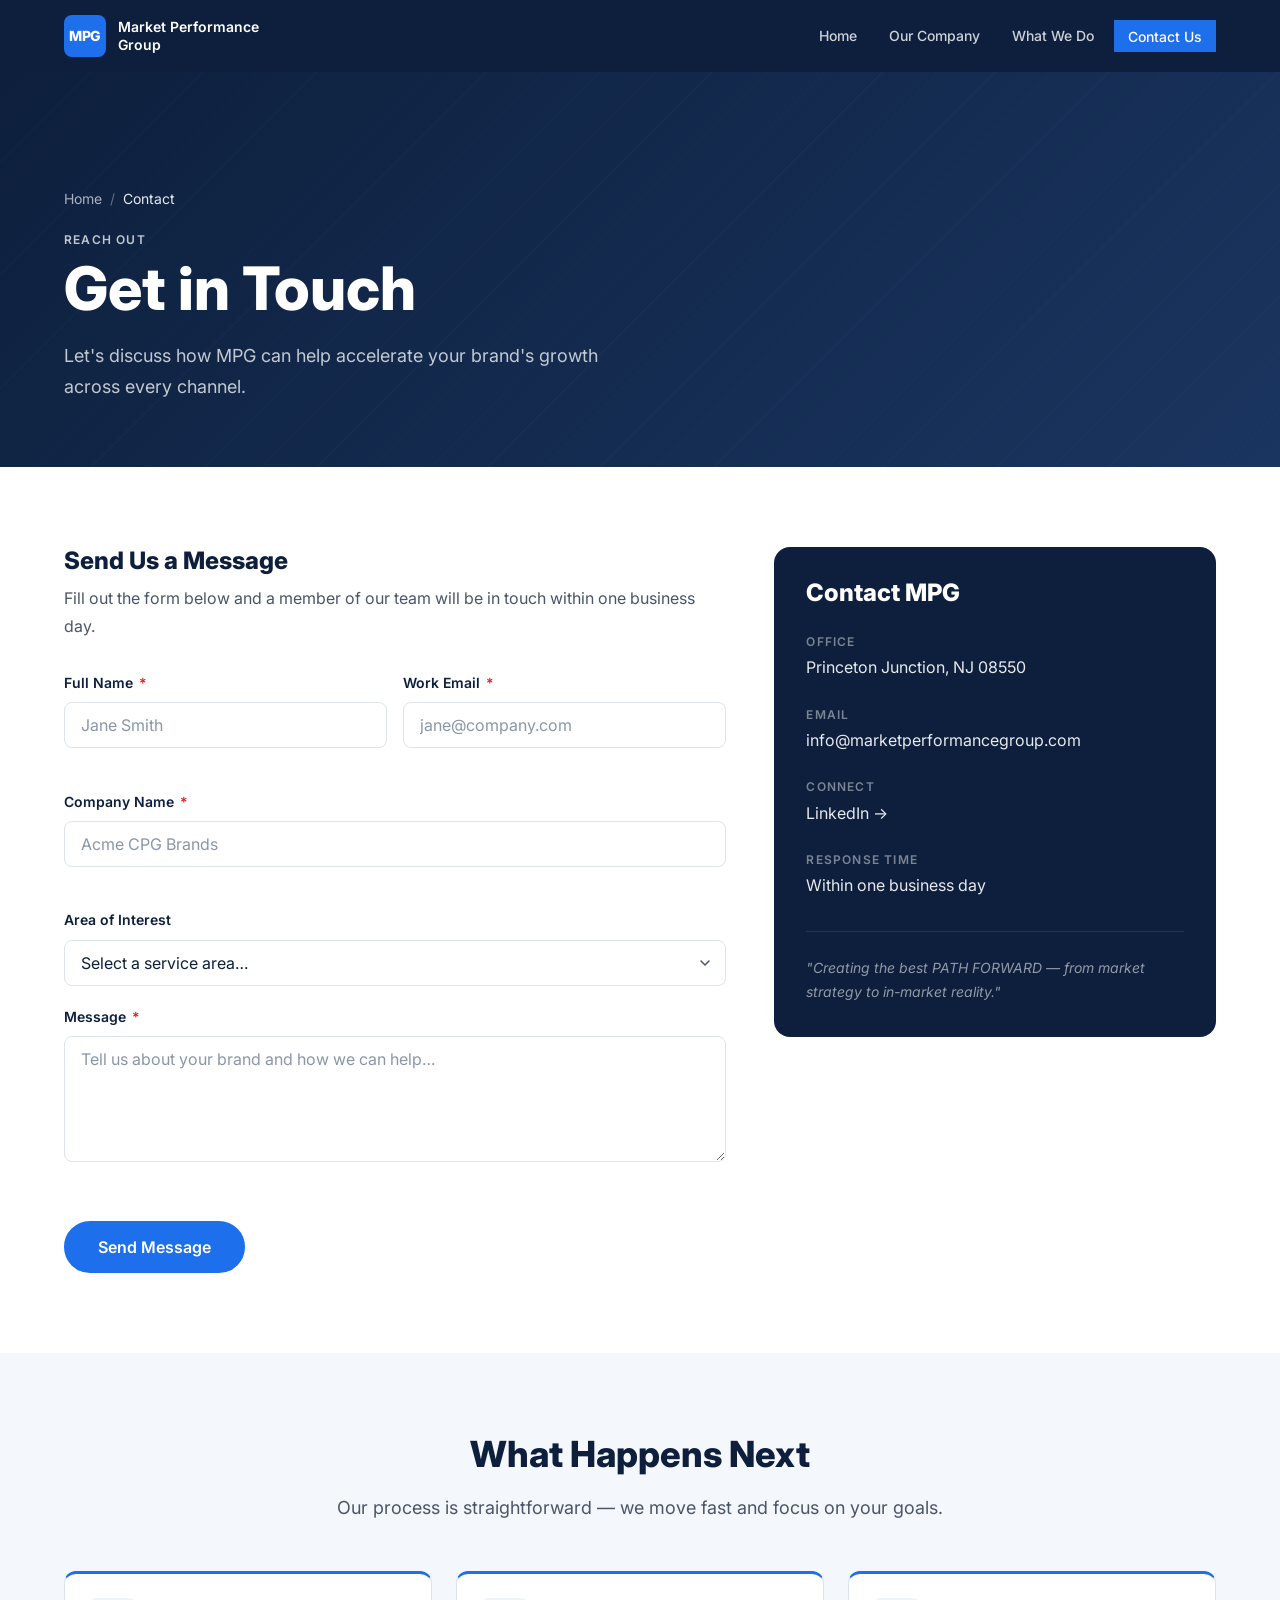
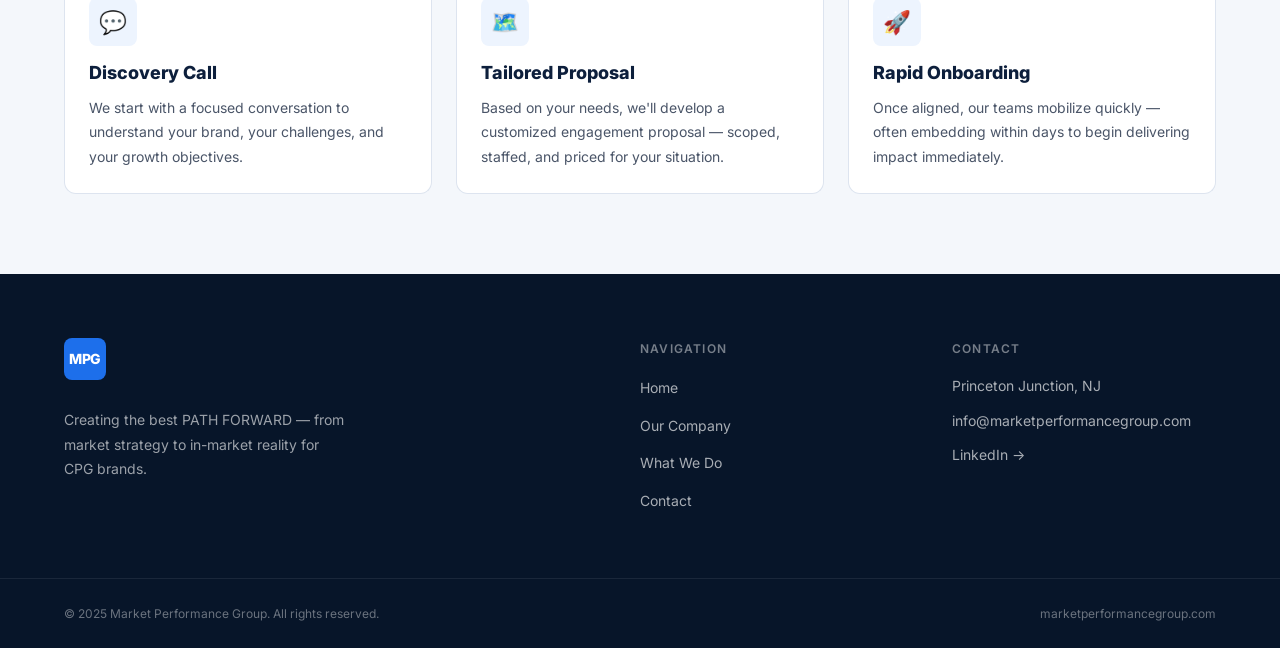
<file: mpg-pwa/contact.html>
<!DOCTYPE html>
<html lang="en">
<head>
  <meta charset="UTF-8" />
  <meta name="viewport" content="width=device-width, initial-scale=1.0" />
  <meta name="description" content="Get in touch with Market Performance Group. Let's discuss how MPG can help accelerate your brand's growth across every channel." />
  <meta name="theme-color" content="#0D1F3C" />

  <meta property="og:type" content="website" />
  <meta property="og:title" content="Contact Us | Market Performance Group" />
  <meta property="og:description" content="Connect with MPG's team of omnichannel commerce experts. We're based in Princeton Junction, NJ and typically respond within one business day." />

  <link rel="manifest" href="./manifest.json" />
  <link rel="icon" href="./assets/icons/favicon.svg" type="image/svg+xml" />
  <meta name="apple-mobile-web-app-capable" content="yes" />
  <meta name="apple-mobile-web-app-status-bar-style" content="black-translucent" />
  <meta name="apple-mobile-web-app-title" content="MPG" />

  <link rel="stylesheet" href="./css/tokens.css" />
  <link rel="stylesheet" href="./css/base.css" />
  <link rel="stylesheet" href="./css/layout.css" />
  <link rel="stylesheet" href="./css/components.css" />

  <title>Contact Us | Market Performance Group</title>

  <style>
    /* ── Contact page two-col layout adjustment ─────────── */
    .contact-layout {
      display: grid;
      grid-template-columns: 3fr 2fr;
      gap: var(--space-12);
      align-items: start;
    }

    @media (max-width: 768px) {
      .contact-layout {
        grid-template-columns: 1fr;
      }
      /* Stack info panel below form on mobile */
      .contact-layout > .contact-info-panel {
        order: -1;
      }
    }

    /* ── Form section heading ───────────────────────────── */
    .contact-form-section h2 {
      font-size: var(--text-2xl);
      margin-bottom: var(--space-2);
    }

    .contact-form-section > p {
      color: var(--color-text-secondary);
      margin-bottom: var(--space-8);
    }
  </style>
</head>
<body>

  <a href="#main-content" class="skip-link">Skip to main content</a>

  <!-- ── Header ─────────────────────────────────────────── -->
  <header class="site-header" role="banner">
    <div class="container header-inner">
      <a href="index.html" class="logo" aria-label="MPG — Home">
        <span class="logo-mark">MPG</span>
        <span class="logo-text">Market Performance Group</span>
      </a>
      <nav class="primary-nav" aria-label="Primary navigation">
        <ul role="list">
          <li><a href="index.html">Home</a></li>
          <li><a href="about.html">Our Company</a></li>
          <li><a href="services.html">What We Do</a></li>
          <li><a href="contact.html" class="btn btn-primary btn-sm">Contact Us</a></li>
        </ul>
      </nav>
      <button class="nav-toggle" aria-expanded="false"
              aria-controls="mobile-menu"
              aria-label="Toggle navigation">
        <span class="hamburger-bar"></span>
        <span class="hamburger-bar"></span>
        <span class="hamburger-bar"></span>
      </button>
    </div>
    <nav id="mobile-menu" class="mobile-nav" aria-label="Mobile navigation" hidden>
      <ul role="list">
        <li><a href="index.html">Home</a></li>
        <li><a href="about.html">Our Company</a></li>
        <li><a href="services.html">What We Do</a></li>
        <li><a href="contact.html">Contact Us</a></li>
      </ul>
    </nav>
  </header>

  <main id="main-content">

    <!-- ── Page Hero ────────────────────────────────────── -->
    <section class="page-hero" aria-label="Page header">
      <div class="container">
        <nav class="breadcrumb" aria-label="Breadcrumb">
          <a href="index.html">Home</a>
          <span class="breadcrumb-sep" aria-hidden="true">/</span>
          <span class="breadcrumb-current" aria-current="page">Contact</span>
        </nav>
        <span class="eyebrow eyebrow--light">Reach Out</span>
        <h1>Get in Touch</h1>
        <p>Let's discuss how MPG can help accelerate your brand's growth across every channel.</p>
      </div>
    </section>

    <!-- ── Contact Section ───────────────────────────────── -->
    <section class="section" aria-labelledby="contact-heading">
      <div class="container">
        <div class="contact-layout">

          <!-- Form Column -->
          <div class="contact-form-section">
            <h2 id="contact-heading">Send Us a Message</h2>
            <p>Fill out the form below and a member of our team will be in touch within one business day.</p>

            <form id="contact-form"
                  class="contact-form"
                  novalidate
                  aria-label="Contact MPG">

              <div style="display:flex;flex-direction:column;gap:var(--space-5);">

                <div class="form-row form-row--split">
                  <div class="form-group">
                    <label for="cf-name">Full Name <span aria-hidden="true">*</span></label>
                    <input
                      type="text"
                      id="cf-name"
                      name="name"
                      autocomplete="name"
                      required
                      aria-required="true"
                      aria-describedby="cf-name-error"
                      placeholder="Jane Smith"
                    />
                    <span id="cf-name-error" class="form-error" role="alert" aria-live="polite"></span>
                  </div>

                  <div class="form-group">
                    <label for="cf-email">Work Email <span aria-hidden="true">*</span></label>
                    <input
                      type="email"
                      id="cf-email"
                      name="email"
                      autocomplete="email"
                      required
                      aria-required="true"
                      aria-describedby="cf-email-error"
                      placeholder="jane@company.com"
                    />
                    <span id="cf-email-error" class="form-error" role="alert" aria-live="polite"></span>
                  </div>
                </div>

                <div class="form-group">
                  <label for="cf-company">Company Name <span aria-hidden="true">*</span></label>
                  <input
                    type="text"
                    id="cf-company"
                    name="company"
                    autocomplete="organization"
                    required
                    aria-required="true"
                    aria-describedby="cf-company-error"
                    placeholder="Acme CPG Brands"
                  />
                  <span id="cf-company-error" class="form-error" role="alert" aria-live="polite"></span>
                </div>

                <div class="form-group">
                  <label for="cf-topic">Area of Interest</label>
                  <select id="cf-topic" name="topic" autocomplete="off">
                    <option value="">Select a service area&hellip;</option>
                    <option value="strategy">Strategy &amp; Business Consulting</option>
                    <option value="omnichannel">Omnichannel Strategy &amp; Services</option>
                    <option value="analytics">Business Analytics &amp; Insights</option>
                    <option value="marketing">Consumer Marketing &amp; Retail Activation</option>
                    <option value="otc">Order to Cash / 3PL</option>
                    <option value="flexforce">FleXforce&#174; Staffing Solutions</option>
                    <option value="other">Other / General Inquiry</option>
                  </select>
                </div>

                <div class="form-group">
                  <label for="cf-message">Message <span aria-hidden="true">*</span></label>
                  <textarea
                    id="cf-message"
                    name="message"
                    rows="5"
                    required
                    aria-required="true"
                    aria-describedby="cf-message-error"
                    placeholder="Tell us about your brand and how we can help&hellip;"
                  ></textarea>
                  <span id="cf-message-error" class="form-error" role="alert" aria-live="polite"></span>
                </div>

                <div class="form-actions">
                  <button type="submit" class="btn btn-primary btn-lg" id="cf-submit">
                    <span class="btn-text">Send Message</span>
                    <span class="btn-spinner" aria-hidden="true" hidden></span>
                  </button>
                </div>

              </div><!-- end flex wrapper -->

            </form>

            <div id="form-success" class="form-success" role="status" aria-live="polite" hidden>
              <p>&#10003; Thank you! Your message has been sent. We'll be in touch within one business day.</p>
            </div>
          </div>

          <!-- Info Panel Column -->
          <aside class="contact-info-panel" aria-label="Contact information">
            <h3>Contact MPG</h3>

            <div class="contact-info-item">
              <span class="info-label">Office</span>
              <span class="info-value">Princeton Junction, NJ 08550</span>
            </div>

            <div class="contact-info-item">
              <span class="info-label">Email</span>
              <a href="mailto:info@marketperformancegroup.com" class="info-value">
                info@marketperformancegroup.com
              </a>
            </div>

            <div class="contact-info-item">
              <span class="info-label">Connect</span>
              <a
                href="https://www.linkedin.com/company/market-performance-group"
                target="_blank"
                rel="noopener noreferrer"
                class="info-value"
              >
                LinkedIn &rarr;
              </a>
            </div>

            <div class="contact-info-item">
              <span class="info-label">Response Time</span>
              <span class="info-value">Within one business day</span>
            </div>

            <div class="contact-tagline">
              <p>"Creating the best PATH FORWARD — from market strategy to in-market reality."</p>
            </div>
          </aside>

        </div>
      </div>
    </section>

    <!-- ── Why Connect ────────────────────────────────────── -->
    <section class="section section--alt" aria-labelledby="why-connect-heading">
      <div class="container">
        <header class="section-header">
          <h2 class="section-title" id="why-connect-heading">What Happens Next</h2>
          <p class="section-subtitle">Our process is straightforward — we move fast and focus on your goals.</p>
        </header>
        <div class="grid-3">

          <div class="approach-card">
            <div class="approach-card-icon" aria-hidden="true">💬</div>
            <h3>Discovery Call</h3>
            <p>We start with a focused conversation to understand your brand, your challenges, and your growth objectives.</p>
          </div>

          <div class="approach-card">
            <div class="approach-card-icon" aria-hidden="true">🗺️</div>
            <h3>Tailored Proposal</h3>
            <p>Based on your needs, we'll develop a customized engagement proposal — scoped, staffed, and priced for your situation.</p>
          </div>

          <div class="approach-card">
            <div class="approach-card-icon" aria-hidden="true">🚀</div>
            <h3>Rapid Onboarding</h3>
            <p>Once aligned, our teams mobilize quickly — often embedding within days to begin delivering impact immediately.</p>
          </div>

        </div>
      </div>
    </section>

  </main>

  <!-- ── Footer ─────────────────────────────────────────── -->
  <footer class="site-footer" role="contentinfo">
    <div class="container footer-inner">
      <div class="footer-brand">
        <span class="logo-mark">MPG</span>
        <p>Creating the best PATH FORWARD — from market strategy to in-market reality for CPG brands.</p>
      </div>
      <nav class="footer-nav" aria-label="Footer navigation">
        <p class="footer-col-heading">Navigation</p>
        <ul role="list">
          <li><a href="index.html">Home</a></li>
          <li><a href="about.html">Our Company</a></li>
          <li><a href="services.html">What We Do</a></li>
          <li><a href="contact.html">Contact</a></li>
        </ul>
      </nav>
      <div class="footer-contact" aria-label="Contact information">
        <p class="footer-col-heading">Contact</p>
        <ul class="footer-contact-list" role="list">
          <li>Princeton Junction, NJ</li>
          <li><a href="mailto:info@marketperformancegroup.com">info@marketperformancegroup.com</a></li>
          <li><a href="https://www.linkedin.com/company/market-performance-group" target="_blank" rel="noopener noreferrer">LinkedIn &rarr;</a></li>
        </ul>
      </div>
    </div>
    <div class="footer-bottom">
      <div class="container">
        <p>&copy; 2025 Market Performance Group. All rights reserved.</p>
        <a href="https://www.marketperformancegroup.com" target="_blank" rel="noopener noreferrer">marketperformancegroup.com</a>
      </div>
    </div>
  </footer>

  <script src="./js/nav.js" defer></script>
  <script src="./js/pwa.js" defer></script>
  <script src="./js/contact.js" defer></script>
</body>
</html>
</file>
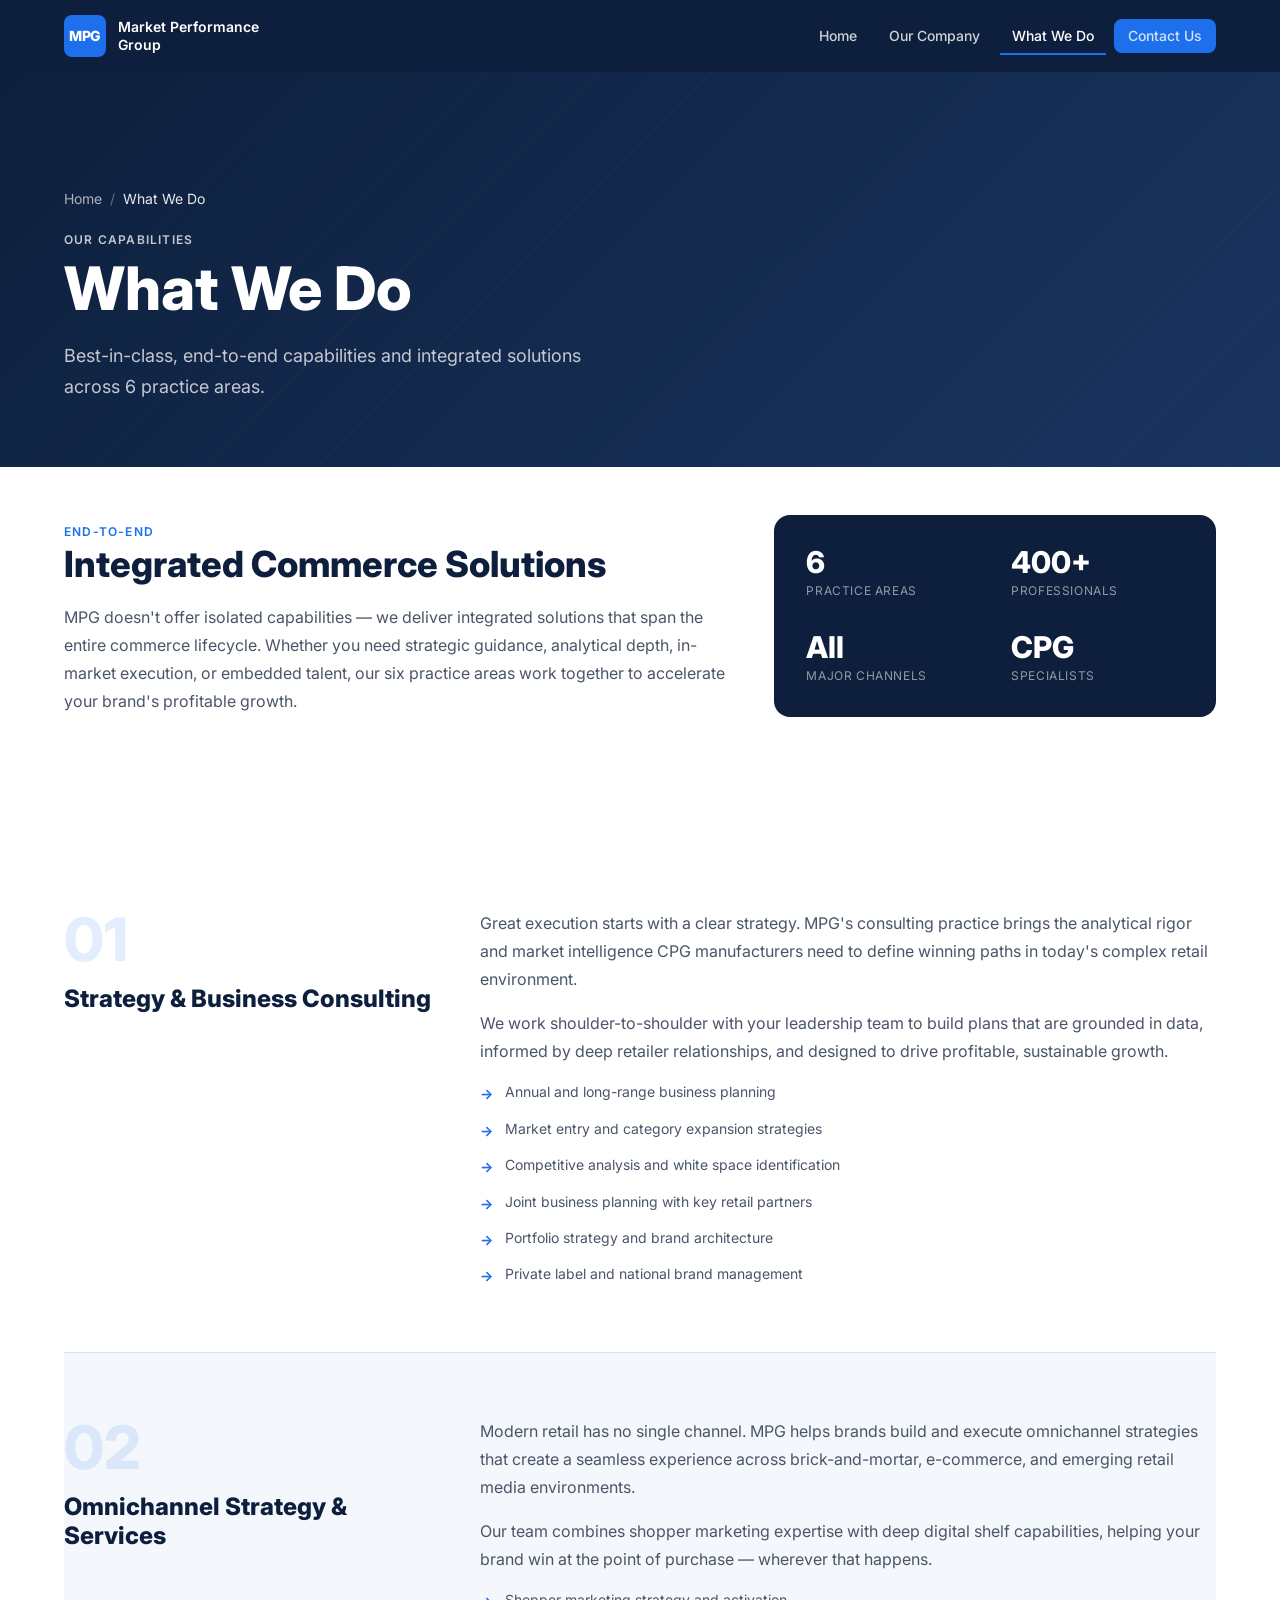
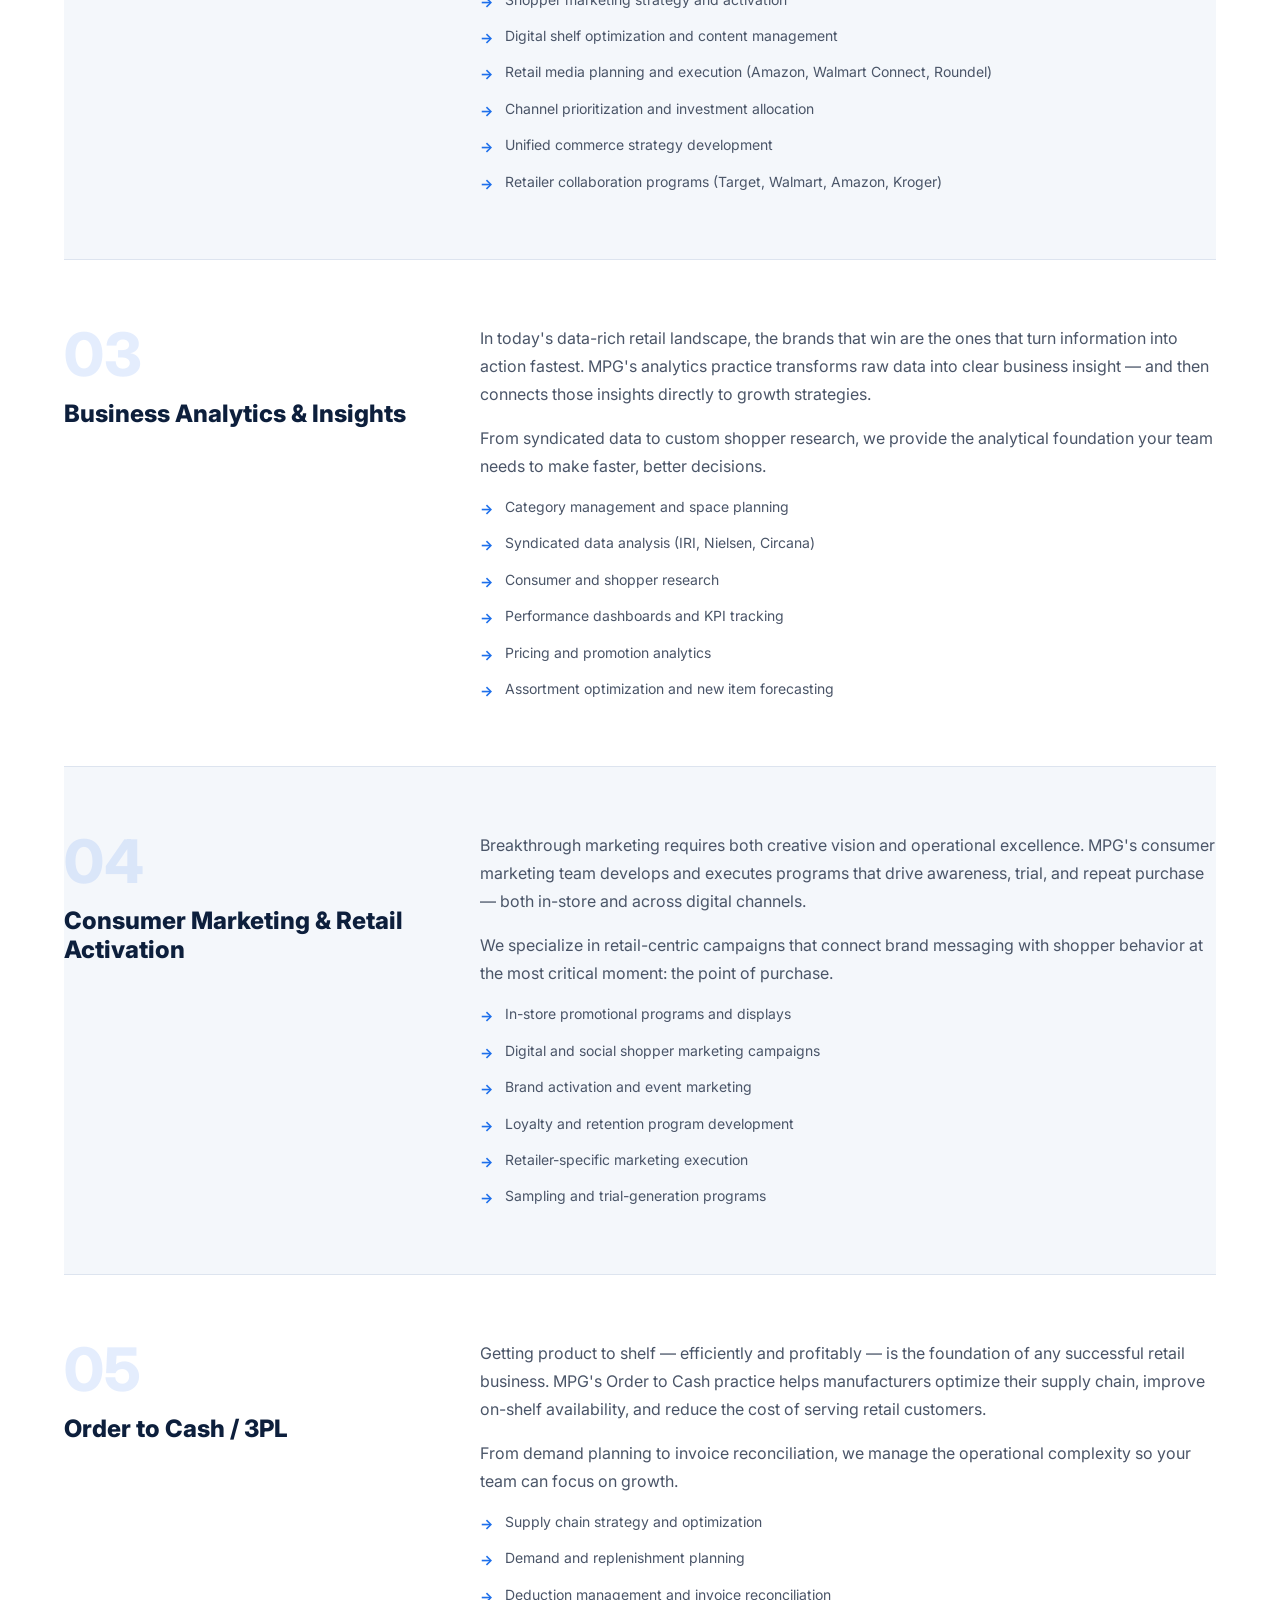
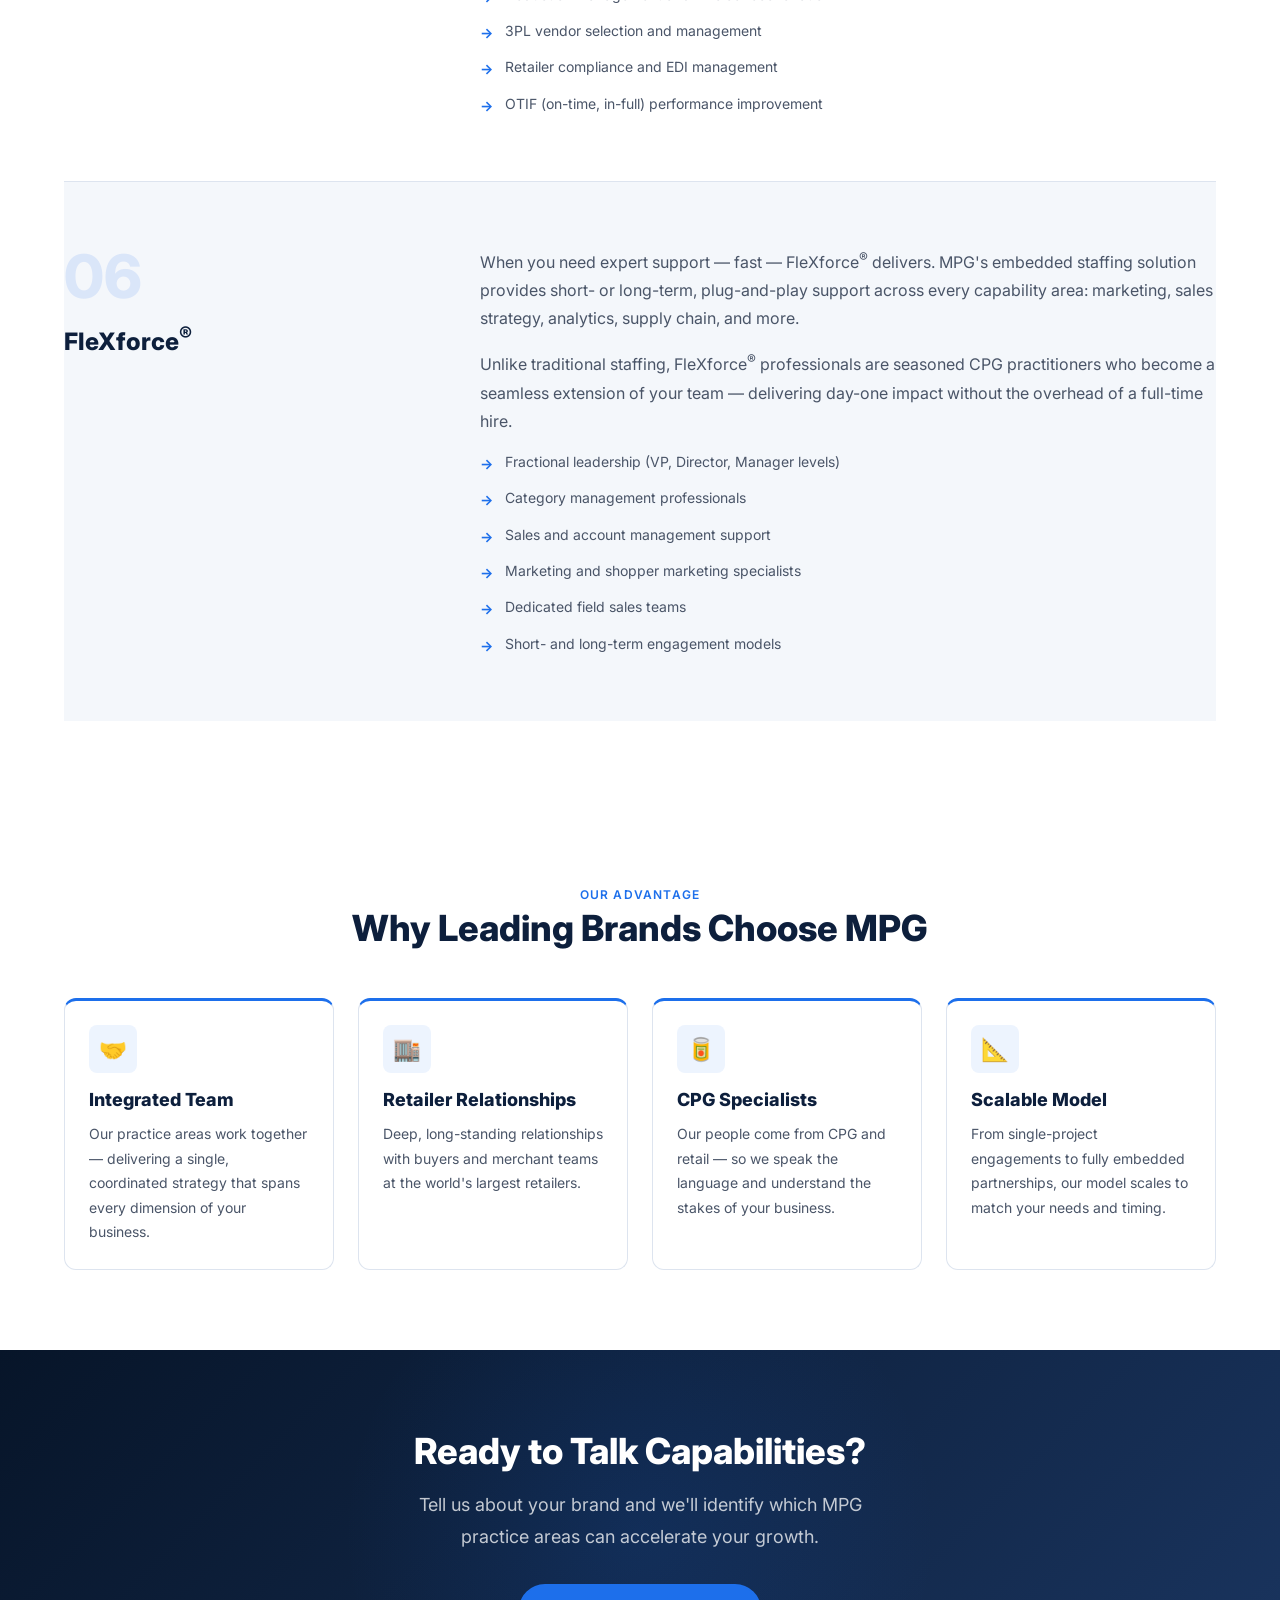
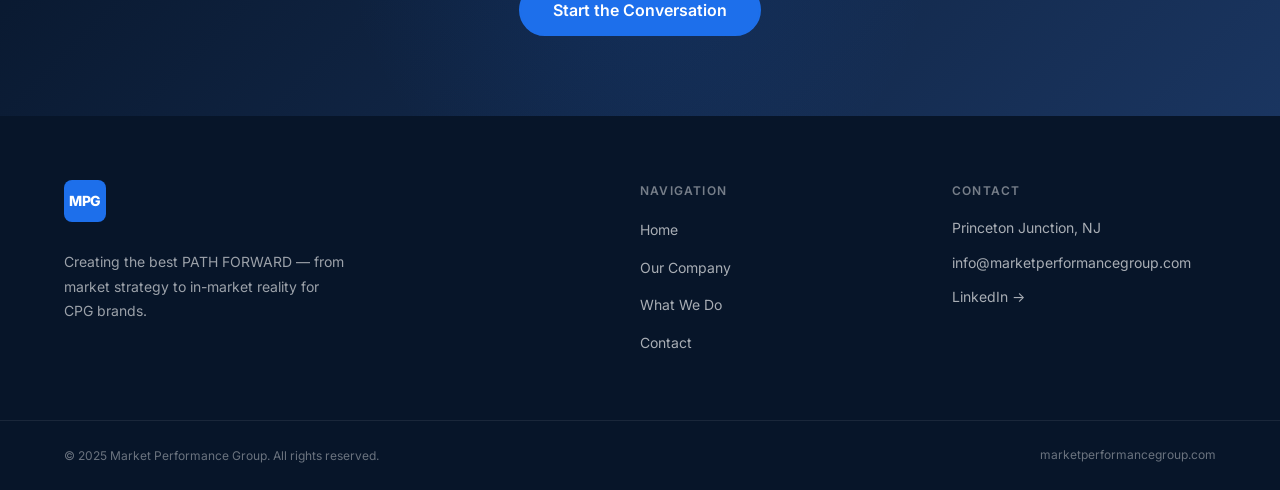
<file: mpg-pwa/services.html>
<!DOCTYPE html>
<html lang="en">
<head>
  <meta charset="UTF-8" />
  <meta name="viewport" content="width=device-width, initial-scale=1.0" />
  <meta name="description" content="MPG offers 6 integrated practice areas: Strategy & Business Consulting, Omnichannel Strategy, Business Analytics, Consumer Marketing, Order to Cash/3PL, and FleXforce® staffing." />
  <meta name="theme-color" content="#0D1F3C" />

  <meta property="og:type" content="website" />
  <meta property="og:title" content="What We Do | Market Performance Group" />
  <meta property="og:description" content="Six integrated service lines covering the entire omnichannel commerce lifecycle for CPG manufacturers." />

  <link rel="manifest" href="./manifest.json" />
  <link rel="icon" href="./assets/icons/favicon.svg" type="image/svg+xml" />
  <meta name="apple-mobile-web-app-capable" content="yes" />
  <meta name="apple-mobile-web-app-status-bar-style" content="black-translucent" />
  <meta name="apple-mobile-web-app-title" content="MPG" />

  <link rel="stylesheet" href="./css/tokens.css" />
  <link rel="stylesheet" href="./css/base.css" />
  <link rel="stylesheet" href="./css/layout.css" />
  <link rel="stylesheet" href="./css/components.css" />

  <title>What We Do | Market Performance Group</title>
</head>
<body>

  <a href="#main-content" class="skip-link">Skip to main content</a>

  <!-- ── Header ─────────────────────────────────────────── -->
  <header class="site-header" role="banner">
    <div class="container header-inner">
      <a href="index.html" class="logo" aria-label="MPG — Home">
        <span class="logo-mark">MPG</span>
        <span class="logo-text">Market Performance Group</span>
      </a>
      <nav class="primary-nav" aria-label="Primary navigation">
        <ul role="list">
          <li><a href="index.html">Home</a></li>
          <li><a href="about.html">Our Company</a></li>
          <li><a href="services.html">What We Do</a></li>
          <li><a href="contact.html" class="btn btn-primary btn-sm">Contact Us</a></li>
        </ul>
      </nav>
      <button class="nav-toggle" aria-expanded="false"
              aria-controls="mobile-menu"
              aria-label="Toggle navigation">
        <span class="hamburger-bar"></span>
        <span class="hamburger-bar"></span>
        <span class="hamburger-bar"></span>
      </button>
    </div>
    <nav id="mobile-menu" class="mobile-nav" aria-label="Mobile navigation" hidden>
      <ul role="list">
        <li><a href="index.html">Home</a></li>
        <li><a href="about.html">Our Company</a></li>
        <li><a href="services.html">What We Do</a></li>
        <li><a href="contact.html">Contact Us</a></li>
      </ul>
    </nav>
  </header>

  <main id="main-content">

    <!-- ── Page Hero ────────────────────────────────────── -->
    <section class="page-hero" aria-label="Page header">
      <div class="container">
        <nav class="breadcrumb" aria-label="Breadcrumb">
          <a href="index.html">Home</a>
          <span class="breadcrumb-sep" aria-hidden="true">/</span>
          <span class="breadcrumb-current" aria-current="page">What We Do</span>
        </nav>
        <span class="eyebrow eyebrow--light">Our Capabilities</span>
        <h1>What We Do</h1>
        <p>Best-in-class, end-to-end capabilities and integrated solutions across 6 practice areas.</p>
      </div>
    </section>

    <!-- ── Services Intro ────────────────────────────────── -->
    <section class="section section--sm" aria-label="Services overview">
      <div class="container">
        <div class="two-col--60-40" style="display:grid;grid-template-columns:3fr 2fr;gap:var(--space-12);align-items:center;">
          <div>
            <span class="eyebrow">End-to-End</span>
            <h2 class="section-title">Integrated Commerce Solutions</h2>
            <p>MPG doesn't offer isolated capabilities — we deliver integrated solutions that span the entire commerce lifecycle. Whether you need strategic guidance, analytical depth, in-market execution, or embedded talent, our six practice areas work together to accelerate your brand's profitable growth.</p>
          </div>
          <div class="stats-card">
            <div class="stat-item">
              <span class="stat-value">6</span>
              <span class="stat-label">Practice Areas</span>
            </div>
            <div class="stat-item">
              <span class="stat-value">400+</span>
              <span class="stat-label">Professionals</span>
            </div>
            <div class="stat-item">
              <span class="stat-value">All</span>
              <span class="stat-label">Major Channels</span>
            </div>
            <div class="stat-item">
              <span class="stat-value">CPG</span>
              <span class="stat-label">Specialists</span>
            </div>
          </div>
        </div>
      </div>
    </section>

    <!-- ── Service Details ───────────────────────────────── -->
    <section class="section" aria-labelledby="services-detail-heading">
      <div class="container">
        <h2 class="sr-only" id="services-detail-heading">Our six practice areas</h2>

        <!-- Service 1 -->
        <div class="service-detail" id="strategy">
          <div class="service-detail-label">
            <div class="service-number" aria-hidden="true">01</div>
            <h3>Strategy &amp; Business Consulting</h3>
          </div>
          <div class="service-detail-content">
            <p>Great execution starts with a clear strategy. MPG's consulting practice brings the analytical rigor and market intelligence CPG manufacturers need to define winning paths in today's complex retail environment.</p>
            <p>We work shoulder-to-shoulder with your leadership team to build plans that are grounded in data, informed by deep retailer relationships, and designed to drive profitable, sustainable growth.</p>
            <ul>
              <li>Annual and long-range business planning</li>
              <li>Market entry and category expansion strategies</li>
              <li>Competitive analysis and white space identification</li>
              <li>Joint business planning with key retail partners</li>
              <li>Portfolio strategy and brand architecture</li>
              <li>Private label and national brand management</li>
            </ul>
          </div>
        </div>

        <!-- Service 2 -->
        <div class="service-detail" id="omnichannel" style="background-color:var(--color-surface-alt);">
          <div class="service-detail-label">
            <div class="service-number" aria-hidden="true">02</div>
            <h3>Omnichannel Strategy &amp; Services</h3>
          </div>
          <div class="service-detail-content">
            <p>Modern retail has no single channel. MPG helps brands build and execute omnichannel strategies that create a seamless experience across brick-and-mortar, e-commerce, and emerging retail media environments.</p>
            <p>Our team combines shopper marketing expertise with deep digital shelf capabilities, helping your brand win at the point of purchase — wherever that happens.</p>
            <ul>
              <li>Shopper marketing strategy and activation</li>
              <li>Digital shelf optimization and content management</li>
              <li>Retail media planning and execution (Amazon, Walmart Connect, Roundel)</li>
              <li>Channel prioritization and investment allocation</li>
              <li>Unified commerce strategy development</li>
              <li>Retailer collaboration programs (Target, Walmart, Amazon, Kroger)</li>
            </ul>
          </div>
        </div>

        <!-- Service 3 -->
        <div class="service-detail" id="analytics">
          <div class="service-detail-label">
            <div class="service-number" aria-hidden="true">03</div>
            <h3>Business Analytics &amp; Insights</h3>
          </div>
          <div class="service-detail-content">
            <p>In today's data-rich retail landscape, the brands that win are the ones that turn information into action fastest. MPG's analytics practice transforms raw data into clear business insight — and then connects those insights directly to growth strategies.</p>
            <p>From syndicated data to custom shopper research, we provide the analytical foundation your team needs to make faster, better decisions.</p>
            <ul>
              <li>Category management and space planning</li>
              <li>Syndicated data analysis (IRI, Nielsen, Circana)</li>
              <li>Consumer and shopper research</li>
              <li>Performance dashboards and KPI tracking</li>
              <li>Pricing and promotion analytics</li>
              <li>Assortment optimization and new item forecasting</li>
            </ul>
          </div>
        </div>

        <!-- Service 4 -->
        <div class="service-detail" id="marketing" style="background-color:var(--color-surface-alt);">
          <div class="service-detail-label">
            <div class="service-number" aria-hidden="true">04</div>
            <h3>Consumer Marketing &amp; Retail Activation</h3>
          </div>
          <div class="service-detail-content">
            <p>Breakthrough marketing requires both creative vision and operational excellence. MPG's consumer marketing team develops and executes programs that drive awareness, trial, and repeat purchase — both in-store and across digital channels.</p>
            <p>We specialize in retail-centric campaigns that connect brand messaging with shopper behavior at the most critical moment: the point of purchase.</p>
            <ul>
              <li>In-store promotional programs and displays</li>
              <li>Digital and social shopper marketing campaigns</li>
              <li>Brand activation and event marketing</li>
              <li>Loyalty and retention program development</li>
              <li>Retailer-specific marketing execution</li>
              <li>Sampling and trial-generation programs</li>
            </ul>
          </div>
        </div>

        <!-- Service 5 -->
        <div class="service-detail" id="otc">
          <div class="service-detail-label">
            <div class="service-number" aria-hidden="true">05</div>
            <h3>Order to Cash / 3PL</h3>
          </div>
          <div class="service-detail-content">
            <p>Getting product to shelf — efficiently and profitably — is the foundation of any successful retail business. MPG's Order to Cash practice helps manufacturers optimize their supply chain, improve on-shelf availability, and reduce the cost of serving retail customers.</p>
            <p>From demand planning to invoice reconciliation, we manage the operational complexity so your team can focus on growth.</p>
            <ul>
              <li>Supply chain strategy and optimization</li>
              <li>Demand and replenishment planning</li>
              <li>Deduction management and invoice reconciliation</li>
              <li>3PL vendor selection and management</li>
              <li>Retailer compliance and EDI management</li>
              <li>OTIF (on-time, in-full) performance improvement</li>
            </ul>
          </div>
        </div>

        <!-- Service 6 -->
        <div class="service-detail" id="flexforce" style="background-color:var(--color-surface-alt);">
          <div class="service-detail-label">
            <div class="service-number" aria-hidden="true">06</div>
            <h3>FleXforce<sup>®</sup></h3>
          </div>
          <div class="service-detail-content">
            <p>When you need expert support — fast — FleXforce<sup>®</sup> delivers. MPG's embedded staffing solution provides short- or long-term, plug-and-play support across every capability area: marketing, sales strategy, analytics, supply chain, and more.</p>
            <p>Unlike traditional staffing, FleXforce<sup>®</sup> professionals are seasoned CPG practitioners who become a seamless extension of your team — delivering day-one impact without the overhead of a full-time hire.</p>
            <ul>
              <li>Fractional leadership (VP, Director, Manager levels)</li>
              <li>Category management professionals</li>
              <li>Sales and account management support</li>
              <li>Marketing and shopper marketing specialists</li>
              <li>Dedicated field sales teams</li>
              <li>Short- and long-term engagement models</li>
            </ul>
          </div>
        </div>

      </div>
    </section>

    <!-- ── Why MPG ─────────────────────────────────────────── -->
    <section class="section" aria-labelledby="why-mpg-heading">
      <div class="container">
        <header class="section-header">
          <span class="eyebrow">Our Advantage</span>
          <h2 class="section-title" id="why-mpg-heading">Why Leading Brands Choose MPG</h2>
        </header>
        <div class="grid-4">

          <div class="approach-card">
            <div class="approach-card-icon" aria-hidden="true">🤝</div>
            <h3>Integrated Team</h3>
            <p>Our practice areas work together — delivering a single, coordinated strategy that spans every dimension of your business.</p>
          </div>

          <div class="approach-card">
            <div class="approach-card-icon" aria-hidden="true">🏬</div>
            <h3>Retailer Relationships</h3>
            <p>Deep, long-standing relationships with buyers and merchant teams at the world's largest retailers.</p>
          </div>

          <div class="approach-card">
            <div class="approach-card-icon" aria-hidden="true">🥫</div>
            <h3>CPG Specialists</h3>
            <p>Our people come from CPG and retail — so we speak the language and understand the stakes of your business.</p>
          </div>

          <div class="approach-card">
            <div class="approach-card-icon" aria-hidden="true">📐</div>
            <h3>Scalable Model</h3>
            <p>From single-project engagements to fully embedded partnerships, our model scales to match your needs and timing.</p>
          </div>

        </div>
      </div>
    </section>

    <!-- ── CTA Banner ─────────────────────────────────────── -->
    <section class="cta-banner" aria-labelledby="services-cta-heading">
      <div class="container">
        <h2 id="services-cta-heading">Ready to Talk Capabilities?</h2>
        <p>Tell us about your brand and we'll identify which MPG practice areas can accelerate your growth.</p>
        <a href="contact.html" class="btn btn-primary btn-lg">Start the Conversation</a>
      </div>
    </section>

  </main>

  <!-- ── Footer ─────────────────────────────────────────── -->
  <footer class="site-footer" role="contentinfo">
    <div class="container footer-inner">
      <div class="footer-brand">
        <span class="logo-mark">MPG</span>
        <p>Creating the best PATH FORWARD — from market strategy to in-market reality for CPG brands.</p>
      </div>
      <nav class="footer-nav" aria-label="Footer navigation">
        <p class="footer-col-heading">Navigation</p>
        <ul role="list">
          <li><a href="index.html">Home</a></li>
          <li><a href="about.html">Our Company</a></li>
          <li><a href="services.html">What We Do</a></li>
          <li><a href="contact.html">Contact</a></li>
        </ul>
      </nav>
      <div class="footer-contact" aria-label="Contact information">
        <p class="footer-col-heading">Contact</p>
        <ul class="footer-contact-list" role="list">
          <li>Princeton Junction, NJ</li>
          <li><a href="mailto:info@marketperformancegroup.com">info@marketperformancegroup.com</a></li>
          <li><a href="https://www.linkedin.com/company/market-performance-group" target="_blank" rel="noopener noreferrer">LinkedIn &rarr;</a></li>
        </ul>
      </div>
    </div>
    <div class="footer-bottom">
      <div class="container">
        <p>&copy; 2025 Market Performance Group. All rights reserved.</p>
        <a href="https://www.marketperformancegroup.com" target="_blank" rel="noopener noreferrer">marketperformancegroup.com</a>
      </div>
    </div>
  </footer>

  <script src="./js/nav.js" defer></script>
  <script src="./js/pwa.js" defer></script>
</body>
</html>
</file>
<file: mpg-pwa/css/tokens.css>
/* ============================================================
   MPG Design Tokens
   Market Performance Group — CSS Custom Properties
   ============================================================ */

:root {

  /* ── Brand Colors ─────────────────────────────────────────── */
  --color-navy:        #0D1F3C;
  --color-navy-deep:   #071529;
  --color-navy-mid:    #1A3560;

  --color-accent:      #1D6FEB;
  --color-accent-dark: #1558C0;
  --color-accent-glow: #3D8FF5;

  /* ── Surfaces ─────────────────────────────────────────────── */
  --color-surface:       #FFFFFF;
  --color-surface-alt:   #F4F7FB;
  --color-surface-card:  #FFFFFF;
  --color-border:        #DDE4EF;
  --color-border-light:  #EEF1F7;

  /* ── Text ─────────────────────────────────────────────────── */
  --color-text-primary:   #0D1F3C;
  --color-text-secondary: #4A5568;
  --color-text-muted:     #8A96A8;
  --color-text-inverse:   #FFFFFF;

  /* ── Semantic ─────────────────────────────────────────────── */
  --color-success: #16A34A;
  --color-error:   #DC2626;
  --color-warning: #D97706;

  /* ── Typography ───────────────────────────────────────────── */
  --font-sans: 'Inter', -apple-system, BlinkMacSystemFont,
               'Segoe UI', Helvetica, Arial, sans-serif;

  --text-xs:   0.75rem;
  --text-sm:   0.875rem;
  --text-base: 1rem;
  --text-lg:   1.125rem;
  --text-xl:   1.25rem;
  --text-2xl:  1.5rem;
  --text-3xl:  1.875rem;
  --text-4xl:  2.25rem;
  --text-5xl:  3rem;
  --text-6xl:  3.75rem;

  --leading-tight:   1.2;
  --leading-snug:    1.35;
  --leading-normal:  1.6;
  --leading-relaxed: 1.75;

  --font-normal:    400;
  --font-medium:    500;
  --font-semibold:  600;
  --font-bold:      700;
  --font-extrabold: 800;

  /* ── Spacing ──────────────────────────────────────────────── */
  --space-1:  0.25rem;
  --space-2:  0.5rem;
  --space-3:  0.75rem;
  --space-4:  1rem;
  --space-5:  1.25rem;
  --space-6:  1.5rem;
  --space-8:  2rem;
  --space-10: 2.5rem;
  --space-12: 3rem;
  --space-16: 4rem;
  --space-20: 5rem;
  --space-24: 6rem;

  /* ── Layout ───────────────────────────────────────────────── */
  --container-max: 1200px;
  --container-pad: var(--space-6);
  --section-py:    var(--space-20);

  /* ── Radius ───────────────────────────────────────────────── */
  --radius-sm:   4px;
  --radius-md:   8px;
  --radius-lg:   12px;
  --radius-xl:   16px;
  --radius-full: 9999px;

  /* ── Shadows ──────────────────────────────────────────────── */
  --shadow-sm:   0 1px 3px rgba(13,31,60,0.08), 0 1px 2px rgba(13,31,60,0.06);
  --shadow-md:   0 4px 12px rgba(13,31,60,0.10), 0 2px 6px rgba(13,31,60,0.07);
  --shadow-lg:   0 10px 30px rgba(13,31,60,0.14), 0 4px 12px rgba(13,31,60,0.08);
  --shadow-card: 0 2px 8px rgba(13,31,60,0.08);

  /* ── Transitions ──────────────────────────────────────────── */
  --transition-fast: 150ms ease;
  --transition-base: 250ms ease;
  --transition-slow: 400ms ease;

  /* ── Header Height (for offset calculations) ──────────────── */
  --header-h: 72px;
}
</file>
<file: mpg-pwa/css/base.css>
/* ============================================================
   MPG Base Styles
   Reset, typography, body, utilities
   ============================================================ */

/* ── Google Fonts ─────────────────────────────────────────── */
@import url('https://fonts.googleapis.com/css2?family=Inter:wght@400;500;600;700;800&display=swap');

/* ── Reduced Motion ───────────────────────────────────────── */
@media (prefers-reduced-motion: reduce) {
  *, *::before, *::after {
    animation-duration: 0.01ms !important;
    animation-iteration-count: 1 !important;
    transition-duration: 0.01ms !important;
    scroll-behavior: auto !important;
  }
}

/* ── Reset ────────────────────────────────────────────────── */
*, *::before, *::after {
  box-sizing: border-box;
  margin: 0;
  padding: 0;
}

html {
  scroll-behavior: smooth;
  -webkit-text-size-adjust: 100%;
}

body {
  font-family: var(--font-sans);
  font-size: var(--text-base);
  font-weight: var(--font-normal);
  line-height: var(--leading-normal);
  color: var(--color-text-primary);
  background-color: var(--color-surface);
  -webkit-font-smoothing: antialiased;
  -moz-osx-font-smoothing: grayscale;
}

img, svg, video {
  display: block;
  max-width: 100%;
}

a {
  color: var(--color-accent);
  text-decoration: none;
  transition: color var(--transition-fast);
}

a:hover {
  color: var(--color-accent-dark);
}

ul, ol {
  list-style: none;
}

button {
  cursor: pointer;
  border: none;
  background: none;
  font-family: inherit;
}

input, textarea, select {
  font-family: inherit;
  font-size: inherit;
}

/* ── Skip Link ────────────────────────────────────────────── */
.skip-link {
  position: absolute;
  top: -100%;
  left: var(--space-4);
  z-index: 9999;
  padding: var(--space-3) var(--space-6);
  background: var(--color-accent);
  color: #fff;
  font-weight: var(--font-semibold);
  border-radius: var(--radius-md);
  transition: top var(--transition-fast);
}

.skip-link:focus {
  top: var(--space-4);
}

/* ── Focus Styles ─────────────────────────────────────────── */
:focus-visible {
  outline: 3px solid var(--color-accent);
  outline-offset: 3px;
  border-radius: var(--radius-sm);
}

/* ── Typography Scale ─────────────────────────────────────── */
h1, h2, h3, h4, h5, h6 {
  font-weight: var(--font-extrabold);
  line-height: var(--leading-tight);
  color: var(--color-text-primary);
}

h1 { font-size: clamp(var(--text-4xl), 5vw, var(--text-6xl)); }
h2 { font-size: clamp(var(--text-2xl), 3vw, var(--text-4xl)); }
h3 { font-size: clamp(var(--text-xl), 2.5vw, var(--text-3xl)); }
h4 { font-size: var(--text-xl); }
h5 { font-size: var(--text-lg); }
h6 { font-size: var(--text-base); }

p {
  line-height: var(--leading-relaxed);
  color: var(--color-text-secondary);
}

strong { font-weight: var(--font-semibold); color: var(--color-text-primary); }

/* ── Eyebrow / Label ──────────────────────────────────────── */
.eyebrow {
  display: inline-block;
  font-size: var(--text-xs);
  font-weight: var(--font-semibold);
  letter-spacing: 0.1em;
  text-transform: uppercase;
  color: var(--color-accent);
}

.eyebrow--light {
  color: rgba(255,255,255,0.75);
}

/* ── Utility: Visually Hidden ─────────────────────────────── */
.sr-only {
  position: absolute;
  width: 1px;
  height: 1px;
  padding: 0;
  margin: -1px;
  overflow: hidden;
  clip: rect(0,0,0,0);
  white-space: nowrap;
  border: 0;
}

/* ── Utility: Text Alignment ──────────────────────────────── */
.text-center { text-align: center; }
.text-left   { text-align: left; }

/* ── Utility: Color ───────────────────────────────────────── */
.text-inverse   { color: var(--color-text-inverse); }
.text-secondary { color: var(--color-text-secondary); }
.text-accent    { color: var(--color-accent); }
.text-muted     { color: var(--color-text-muted); }

/* ── Utility: Display ─────────────────────────────────────── */
.hidden { display: none !important; }

/* ── Breadcrumb ───────────────────────────────────────────── */
.breadcrumb {
  display: flex;
  align-items: center;
  gap: var(--space-2);
  font-size: var(--text-sm);
  color: rgba(255,255,255,0.65);
  margin-bottom: var(--space-4);
}

.breadcrumb a {
  color: rgba(255,255,255,0.65);
  transition: color var(--transition-fast);
}

.breadcrumb a:hover {
  color: #fff;
}

.breadcrumb-sep {
  color: rgba(255,255,255,0.35);
}

.breadcrumb-current {
  color: rgba(255,255,255,0.9);
}
</file>
<file: mpg-pwa/css/layout.css>
/* ============================================================
   MPG Layout Styles
   Header, footer, nav, containers, section wrappers
   ============================================================ */

/* ── Container ────────────────────────────────────────────── */
.container {
  max-width: var(--container-max);
  margin-inline: auto;
  padding-inline: var(--container-pad);
}

/* ── Section Wrappers ─────────────────────────────────────── */
.section {
  padding-block: var(--section-py);
}

.section--sm {
  padding-block: var(--space-12);
}

.section--alt {
  background-color: var(--color-surface-alt);
}

.section--dark {
  background-color: var(--color-navy);
  color: var(--color-text-inverse);
}

.section--dark h2,
.section--dark h3,
.section--dark h4 {
  color: var(--color-text-inverse);
}

.section--dark p {
  color: rgba(255,255,255,0.80);
}

.section--accent {
  background: linear-gradient(135deg, var(--color-navy) 0%, var(--color-navy-mid) 100%);
  color: var(--color-text-inverse);
}

.section-header {
  text-align: center;
  max-width: 680px;
  margin-inline: auto;
  margin-bottom: var(--space-12);
}

.section-title {
  margin-bottom: var(--space-4);
}

.section-subtitle {
  font-size: var(--text-lg);
  color: var(--color-text-secondary);
  line-height: var(--leading-relaxed);
}

.section--dark .section-subtitle,
.section--accent .section-subtitle {
  color: rgba(255,255,255,0.75);
}

/* ── Site Header ──────────────────────────────────────────── */
.site-header {
  position: sticky;
  top: 0;
  z-index: 100;
  height: var(--header-h);
  background-color: var(--color-navy);
  transition: box-shadow var(--transition-base), background-color var(--transition-base);
}

.site-header.scrolled {
  box-shadow: var(--shadow-md);
}

/* Transparent header variant (home hero) */
.site-header--transparent {
  background-color: transparent;
  position: fixed;
  width: 100%;
}

.site-header--transparent.scrolled {
  background-color: var(--color-navy);
}

.header-inner {
  display: flex;
  align-items: center;
  justify-content: space-between;
  height: var(--header-h);
}

/* ── Logo ─────────────────────────────────────────────────── */
.logo {
  display: flex;
  align-items: center;
  gap: var(--space-3);
  text-decoration: none;
  flex-shrink: 0;
}

.logo-mark {
  display: inline-flex;
  align-items: center;
  justify-content: center;
  width: 42px;
  height: 42px;
  background-color: var(--color-accent);
  color: #fff;
  font-size: var(--text-sm);
  font-weight: var(--font-extrabold);
  letter-spacing: -0.02em;
  border-radius: var(--radius-md);
  flex-shrink: 0;
}

.logo-text {
  font-size: var(--text-sm);
  font-weight: var(--font-semibold);
  color: #fff;
  line-height: 1.3;
  max-width: 180px;
}

@media (max-width: 480px) {
  .logo-text { display: none; }
}

/* ── Primary Nav ──────────────────────────────────────────── */
.primary-nav {
  display: flex;
  align-items: center;
}

.primary-nav ul {
  display: flex;
  align-items: center;
  gap: var(--space-2);
}

.primary-nav a {
  display: inline-flex;
  align-items: center;
  padding: var(--space-2) var(--space-3);
  font-size: var(--text-sm);
  font-weight: var(--font-medium);
  color: rgba(255,255,255,0.80);
  border-radius: var(--radius-md);
  transition: color var(--transition-fast), background-color var(--transition-fast);
  white-space: nowrap;
}

.primary-nav a:hover {
  color: #fff;
  background-color: rgba(255,255,255,0.08);
}

.primary-nav a.active,
.primary-nav a[aria-current="page"] {
  color: #fff;
  border-bottom: 2px solid var(--color-accent);
  border-radius: 0;
  padding-bottom: calc(var(--space-2) - 2px);
}

/* ── Nav Toggle (hamburger) ───────────────────────────────── */
.nav-toggle {
  display: none;
  flex-direction: column;
  justify-content: center;
  align-items: center;
  gap: 5px;
  width: 40px;
  height: 40px;
  border-radius: var(--radius-md);
  background: transparent;
  transition: background-color var(--transition-fast);
}

.nav-toggle:hover {
  background-color: rgba(255,255,255,0.08);
}

.hamburger-bar {
  display: block;
  width: 22px;
  height: 2px;
  background-color: #fff;
  border-radius: 2px;
  transition: transform var(--transition-base), opacity var(--transition-fast);
  transform-origin: center;
}

.nav-toggle.is-open .hamburger-bar:nth-child(1) {
  transform: translateY(7px) rotate(45deg);
}
.nav-toggle.is-open .hamburger-bar:nth-child(2) {
  opacity: 0;
}
.nav-toggle.is-open .hamburger-bar:nth-child(3) {
  transform: translateY(-7px) rotate(-45deg);
}

/* ── Mobile Nav ───────────────────────────────────────────── */
.mobile-nav {
  position: absolute;
  top: var(--header-h);
  left: 0;
  right: 0;
  background-color: var(--color-navy-deep);
  border-top: 1px solid rgba(255,255,255,0.08);
  box-shadow: var(--shadow-lg);
  z-index: 99;
}

.mobile-nav ul {
  display: flex;
  flex-direction: column;
  padding: var(--space-4) 0;
}

.mobile-nav a {
  display: block;
  padding: var(--space-4) var(--container-pad);
  font-size: var(--text-base);
  font-weight: var(--font-medium);
  color: rgba(255,255,255,0.85);
  transition: color var(--transition-fast), background-color var(--transition-fast);
}

.mobile-nav a:hover {
  color: #fff;
  background-color: rgba(255,255,255,0.06);
}

.mobile-nav a.active,
.mobile-nav a[aria-current="page"] {
  color: var(--color-accent-glow);
}

/* ── Responsive Nav ───────────────────────────────────────── */
@media (max-width: 768px) {
  .primary-nav { display: none; }
  .nav-toggle  { display: flex; }
}

/* ── Site Footer ──────────────────────────────────────────── */
.site-footer {
  background-color: var(--color-navy-deep);
  color: rgba(255,255,255,0.75);
}

.footer-inner {
  display: grid;
  grid-template-columns: 2fr 1fr 1fr;
  gap: var(--space-12);
  padding-block: var(--space-16);
}

.footer-brand .logo-mark {
  margin-bottom: var(--space-4);
}

.footer-brand p {
  font-size: var(--text-sm);
  color: rgba(255,255,255,0.60);
  line-height: var(--leading-relaxed);
  max-width: 280px;
  margin-top: var(--space-3);
}

.footer-col-heading {
  font-size: var(--text-xs);
  font-weight: var(--font-semibold);
  letter-spacing: 0.1em;
  text-transform: uppercase;
  color: rgba(255,255,255,0.45);
  margin-bottom: var(--space-4);
}

.footer-nav ul,
.footer-contact-list {
  display: flex;
  flex-direction: column;
  gap: var(--space-3);
}

.footer-nav a {
  font-size: var(--text-sm);
  color: rgba(255,255,255,0.65);
  transition: color var(--transition-fast);
}

.footer-nav a:hover {
  color: #fff;
}

.footer-contact-list li {
  display: flex;
  align-items: flex-start;
  gap: var(--space-2);
  font-size: var(--text-sm);
  color: rgba(255,255,255,0.65);
}

.footer-contact-list a {
  color: rgba(255,255,255,0.65);
  transition: color var(--transition-fast);
}

.footer-contact-list a:hover {
  color: #fff;
}

.footer-bottom {
  border-top: 1px solid rgba(255,255,255,0.08);
  padding-block: var(--space-6);
}

.footer-bottom .container {
  display: flex;
  align-items: center;
  justify-content: space-between;
  flex-wrap: wrap;
  gap: var(--space-4);
}

.footer-bottom p {
  font-size: var(--text-xs);
  color: rgba(255,255,255,0.40);
}

.footer-bottom a {
  font-size: var(--text-xs);
  color: rgba(255,255,255,0.40);
}

.footer-bottom a:hover {
  color: rgba(255,255,255,0.70);
}

@media (max-width: 768px) {
  .footer-inner {
    grid-template-columns: 1fr 1fr;
    gap: var(--space-8);
    padding-block: var(--space-12);
  }

  .footer-brand {
    grid-column: 1 / -1;
  }
}

@media (max-width: 480px) {
  .footer-inner {
    grid-template-columns: 1fr;
  }
}

/* ── Page Hero (compact) ──────────────────────────────────── */
.page-hero {
  background: linear-gradient(135deg, var(--color-navy) 0%, var(--color-navy-mid) 100%);
  padding-top: calc(var(--space-20) + var(--header-h) / 2);
  padding-bottom: var(--space-16);
  position: relative;
  overflow: hidden;
}

.page-hero::before {
  content: '';
  position: absolute;
  inset: 0;
  background-image:
    repeating-linear-gradient(
      -45deg,
      rgba(255,255,255,0.015) 0px,
      rgba(255,255,255,0.015) 1px,
      transparent 1px,
      transparent 40px
    );
  pointer-events: none;
}

.page-hero .container {
  position: relative;
  z-index: 1;
}

.page-hero h1 {
  color: #fff;
  margin-bottom: var(--space-4);
}

.page-hero p {
  font-size: var(--text-lg);
  color: rgba(255,255,255,0.75);
  max-width: 560px;
  margin-top: var(--space-4);
}
</file>
<file: mpg-pwa/css/components.css>
/* ============================================================
   MPG Component Styles
   Buttons, cards, badges, grids, forms, stat blocks, etc.
   ============================================================ */

/* ── Buttons ──────────────────────────────────────────────── */
.btn {
  display: inline-flex;
  align-items: center;
  justify-content: center;
  gap: var(--space-2);
  padding: var(--space-3) var(--space-6);
  font-family: var(--font-sans);
  font-size: var(--text-sm);
  font-weight: var(--font-semibold);
  line-height: 1;
  white-space: nowrap;
  border-radius: var(--radius-full);
  border: 2px solid transparent;
  cursor: pointer;
  text-decoration: none;
  transition:
    background-color var(--transition-fast),
    border-color var(--transition-fast),
    color var(--transition-fast),
    box-shadow var(--transition-fast),
    transform var(--transition-fast);
}

.btn:hover {
  transform: translateY(-1px);
}

.btn:active {
  transform: translateY(0);
}

.btn-primary {
  background-color: var(--color-accent);
  color: #fff;
  border-color: var(--color-accent);
}

.btn-primary:hover {
  background-color: var(--color-accent-dark);
  border-color: var(--color-accent-dark);
  color: #fff;
  box-shadow: 0 4px 16px rgba(29,111,235,0.35);
}

.btn-secondary {
  background-color: var(--color-navy);
  color: #fff;
  border-color: var(--color-navy);
}

.btn-secondary:hover {
  background-color: var(--color-navy-mid);
  border-color: var(--color-navy-mid);
  color: #fff;
}

.btn-outline {
  background-color: transparent;
  color: var(--color-accent);
  border-color: var(--color-accent);
}

.btn-outline:hover {
  background-color: var(--color-accent);
  color: #fff;
}

.btn-outline-light {
  background-color: transparent;
  color: #fff;
  border-color: rgba(255,255,255,0.55);
}

.btn-outline-light:hover {
  background-color: rgba(255,255,255,0.12);
  border-color: rgba(255,255,255,0.80);
  color: #fff;
}

.btn-sm {
  padding: var(--space-2) var(--space-4);
  font-size: var(--text-xs);
}

.btn-lg {
  padding: var(--space-4) var(--space-8);
  font-size: var(--text-base);
}

/* ── Cards ────────────────────────────────────────────────── */
.card {
  background-color: var(--color-surface-card);
  border: 1px solid var(--color-border);
  border-radius: var(--radius-lg);
  box-shadow: var(--shadow-card);
  overflow: hidden;
}

.card-body {
  padding: var(--space-6);
}

.card-header {
  padding: var(--space-4) var(--space-6);
  border-bottom: 1px solid var(--color-border-light);
}

.card--hover {
  transition: transform var(--transition-base), box-shadow var(--transition-base);
}

.card--hover:hover {
  transform: translateY(-4px);
  box-shadow: var(--shadow-md);
}

.card--navy {
  background-color: var(--color-navy);
  border-color: transparent;
  color: #fff;
}

.card--navy h2,
.card--navy h3,
.card--navy h4 {
  color: #fff;
}

.card--navy p {
  color: rgba(255,255,255,0.75);
}

.card--accent-top {
  border-top: 3px solid var(--color-accent);
}

/* ── Service Cards ────────────────────────────────────────── */
.service-card {
  display: flex;
  flex-direction: column;
  gap: var(--space-4);
  padding: var(--space-6);
  background: var(--color-surface-card);
  border: 1px solid var(--color-border);
  border-radius: var(--radius-lg);
  box-shadow: var(--shadow-card);
  transition: transform var(--transition-base), box-shadow var(--transition-base);
}

.service-card:hover {
  transform: translateY(-4px);
  box-shadow: var(--shadow-md);
}

.service-card-icon {
  display: flex;
  align-items: center;
  justify-content: center;
  width: 52px;
  height: 52px;
  background-color: rgba(29,111,235,0.10);
  border-radius: var(--radius-md);
  font-size: 1.5rem;
  flex-shrink: 0;
}

.service-card h3 {
  font-size: var(--text-xl);
  color: var(--color-text-primary);
  margin-bottom: var(--space-2);
}

.service-card p {
  font-size: var(--text-sm);
  color: var(--color-text-secondary);
  flex-grow: 1;
}

.service-card .card-link {
  font-size: var(--text-sm);
  font-weight: var(--font-semibold);
  color: var(--color-accent);
  display: inline-flex;
  align-items: center;
  gap: var(--space-1);
  transition: gap var(--transition-fast), color var(--transition-fast);
}

.service-card .card-link:hover {
  gap: var(--space-2);
  color: var(--color-accent-dark);
}

/* ── Service Detail Row (Services Page) ───────────────────── */
.service-detail {
  display: grid;
  grid-template-columns: 1fr 2fr;
  gap: var(--space-12);
  align-items: start;
  padding-block: var(--space-16);
  border-bottom: 1px solid var(--color-border);
}

.service-detail:last-of-type {
  border-bottom: none;
}

.service-detail-label {
  position: sticky;
  top: calc(var(--header-h) + var(--space-8));
}

.service-number {
  font-size: var(--text-6xl);
  font-weight: var(--font-extrabold);
  color: rgba(29,111,235,0.12);
  line-height: 1;
  margin-bottom: var(--space-4);
}

.service-detail-label h3 {
  font-size: var(--text-2xl);
  color: var(--color-navy);
}

.service-detail-content h4 {
  font-size: var(--text-lg);
  color: var(--color-navy);
  margin-bottom: var(--space-4);
}

.service-detail-content p {
  margin-bottom: var(--space-4);
}

.service-detail-content ul {
  list-style: none;
  display: flex;
  flex-direction: column;
  gap: var(--space-3);
}

.service-detail-content ul li {
  display: flex;
  align-items: flex-start;
  gap: var(--space-3);
  font-size: var(--text-sm);
  color: var(--color-text-secondary);
}

.service-detail-content ul li::before {
  content: '→';
  color: var(--color-accent);
  font-weight: var(--font-bold);
  flex-shrink: 0;
  margin-top: 2px;
}

@media (max-width: 768px) {
  .service-detail {
    grid-template-columns: 1fr;
    gap: var(--space-6);
  }

  .service-detail-label {
    position: static;
  }

  .service-number {
    font-size: var(--text-4xl);
  }
}

/* ── Stat Blocks ──────────────────────────────────────────── */
.stat-row {
  display: flex;
  align-items: center;
  gap: var(--space-8);
  flex-wrap: wrap;
}

.stat-row--divided .stat-item:not(:last-child) {
  padding-right: var(--space-8);
  border-right: 1px solid rgba(255,255,255,0.15);
}

.stat-item {
  display: flex;
  flex-direction: column;
  gap: var(--space-1);
}

.stat-value {
  font-size: var(--text-3xl);
  font-weight: var(--font-extrabold);
  color: #fff;
  line-height: 1;
}

.stat-label {
  font-size: var(--text-xs);
  color: rgba(255,255,255,0.60);
  letter-spacing: 0.05em;
  text-transform: uppercase;
}

.stats-card {
  background-color: var(--color-navy);
  border-radius: var(--radius-xl);
  padding: var(--space-8);
  display: grid;
  grid-template-columns: 1fr 1fr;
  gap: var(--space-8);
}

.stats-card .stat-value {
  color: #fff;
}

.stats-card .stat-label {
  color: rgba(255,255,255,0.55);
}

/* ── Badges / Pills ───────────────────────────────────────── */
.badge {
  display: inline-flex;
  align-items: center;
  padding: var(--space-1) var(--space-3);
  border-radius: var(--radius-full);
  font-size: var(--text-xs);
  font-weight: var(--font-semibold);
  white-space: nowrap;
}

.badge--navy   { background-color: var(--color-navy); color: #fff; }
.badge--accent { background-color: var(--color-accent); color: #fff; }
.badge--light  { background-color: var(--color-surface-alt); color: var(--color-navy); border: 1px solid var(--color-border); }
.badge--outline{ background-color: transparent; color: var(--color-navy); border: 1px solid var(--color-border); }

/* ── Pill Cloud ───────────────────────────────────────────── */
.pill-cloud {
  display: flex;
  flex-wrap: wrap;
  gap: var(--space-3);
}

.pill-cloud .badge {
  padding: var(--space-2) var(--space-4);
  font-size: var(--text-sm);
}

/* ── Grids ────────────────────────────────────────────────── */
.grid-2 {
  display: grid;
  grid-template-columns: repeat(2, 1fr);
  gap: var(--space-6);
}

.grid-3 {
  display: grid;
  grid-template-columns: repeat(3, 1fr);
  gap: var(--space-6);
}

.grid-4 {
  display: grid;
  grid-template-columns: repeat(4, 1fr);
  gap: var(--space-6);
}

.grid-auto {
  display: grid;
  grid-template-columns: repeat(auto-fit, minmax(280px, 1fr));
  gap: var(--space-6);
}

.grid-services {
  display: grid;
  grid-template-columns: repeat(auto-fit, minmax(300px, 1fr));
  gap: var(--space-6);
}

@media (max-width: 768px) {
  .grid-2 { grid-template-columns: 1fr; }
  .grid-3 { grid-template-columns: 1fr; }
  .grid-4 { grid-template-columns: repeat(2, 1fr); }
}

@media (max-width: 480px) {
  .grid-4 { grid-template-columns: 1fr; }
}

/* ── Approach / Value Cards ───────────────────────────────── */
.approach-card {
  padding: var(--space-6);
  background: var(--color-surface-card);
  border: 1px solid var(--color-border);
  border-radius: var(--radius-lg);
  border-top: 3px solid var(--color-accent);
}

.approach-card-icon {
  width: 48px;
  height: 48px;
  background: rgba(29,111,235,0.08);
  border-radius: var(--radius-md);
  display: flex;
  align-items: center;
  justify-content: center;
  font-size: 1.4rem;
  margin-bottom: var(--space-4);
}

.approach-card h3 {
  font-size: var(--text-lg);
  margin-bottom: var(--space-3);
}

.approach-card p {
  font-size: var(--text-sm);
}

/* ── Trust / Feature Items ────────────────────────────────── */
.trust-item {
  display: flex;
  flex-direction: column;
  align-items: center;
  text-align: center;
  padding: var(--space-8) var(--space-6);
}

.trust-icon {
  width: 64px;
  height: 64px;
  background: var(--color-accent);
  border-radius: var(--radius-full);
  display: flex;
  align-items: center;
  justify-content: center;
  font-size: 1.75rem;
  margin-bottom: var(--space-4);
  box-shadow: 0 4px 16px rgba(29,111,235,0.30);
}

.trust-item h3 {
  font-size: var(--text-xl);
  color: var(--color-text-primary);
  margin-bottom: var(--space-3);
}

.trust-item p {
  font-size: var(--text-sm);
  max-width: 260px;
}

/* ── Avatar / Team Placeholder ────────────────────────────── */
.avatar {
  width: 80px;
  height: 80px;
  border-radius: var(--radius-full);
  display: flex;
  align-items: center;
  justify-content: center;
  font-size: var(--text-xl);
  font-weight: var(--font-bold);
  color: #fff;
  flex-shrink: 0;
  margin: 0 auto var(--space-4);
}

.team-card {
  display: flex;
  flex-direction: column;
  align-items: center;
  text-align: center;
  padding: var(--space-8) var(--space-6);
  background: var(--color-surface-card);
  border: 1px solid var(--color-border);
  border-radius: var(--radius-lg);
  box-shadow: var(--shadow-card);
}

.team-card h4 {
  font-size: var(--text-lg);
  margin-bottom: var(--space-1);
}

.team-card .title {
  font-size: var(--text-sm);
  color: var(--color-text-muted);
}

/* ── CTA Banner Section ───────────────────────────────────── */
.cta-banner {
  background: linear-gradient(135deg, var(--color-navy-deep) 0%, var(--color-navy-mid) 100%);
  padding-block: var(--space-20);
  text-align: center;
  position: relative;
  overflow: hidden;
}

.cta-banner::before {
  content: '';
  position: absolute;
  width: 600px;
  height: 600px;
  background: radial-gradient(circle, rgba(29,111,235,0.12) 0%, transparent 70%);
  top: 50%;
  left: 50%;
  transform: translate(-50%, -50%);
  pointer-events: none;
}

.cta-banner .container {
  position: relative;
  z-index: 1;
}

.cta-banner h2 {
  color: #fff;
  margin-bottom: var(--space-4);
}

.cta-banner p {
  font-size: var(--text-lg);
  color: rgba(255,255,255,0.75);
  max-width: 480px;
  margin: 0 auto var(--space-8);
}

/* ── Form Styles ──────────────────────────────────────────── */
.form-group {
  display: flex;
  flex-direction: column;
  gap: var(--space-2);
}

.form-row {
  display: grid;
  gap: var(--space-4);
}

.form-row--split {
  grid-template-columns: 1fr 1fr;
}

@media (max-width: 600px) {
  .form-row--split {
    grid-template-columns: 1fr;
  }
}

label {
  font-size: var(--text-sm);
  font-weight: var(--font-semibold);
  color: var(--color-text-primary);
}

label span[aria-hidden] {
  color: var(--color-error);
  margin-left: 2px;
}

input[type="text"],
input[type="email"],
input[type="tel"],
textarea,
select {
  width: 100%;
  padding: var(--space-3) var(--space-4);
  font-family: var(--font-sans);
  font-size: var(--text-base);
  color: var(--color-text-primary);
  background-color: var(--color-surface);
  border: 1.5px solid var(--color-border);
  border-radius: var(--radius-md);
  transition: border-color var(--transition-fast), box-shadow var(--transition-fast);
  appearance: none;
  -webkit-appearance: none;
}

input[type="text"]:focus,
input[type="email"]:focus,
input[type="tel"]:focus,
textarea:focus,
select:focus {
  outline: none;
  border-color: var(--color-accent);
  box-shadow: 0 0 0 3px rgba(29,111,235,0.18);
}

input.is-invalid,
textarea.is-invalid,
select.is-invalid {
  border-color: var(--color-error);
}

input.is-invalid:focus,
textarea.is-invalid:focus,
select.is-invalid:focus {
  box-shadow: 0 0 0 3px rgba(220,38,38,0.15);
}

input::placeholder,
textarea::placeholder {
  color: var(--color-text-muted);
}

textarea {
  resize: vertical;
  min-height: 120px;
}

select {
  background-image: url("data:image/svg+xml,%3Csvg xmlns='http://www.w3.org/2000/svg' width='16' height='16' fill='none' viewBox='0 0 16 16'%3E%3Cpath stroke='%234A5568' stroke-width='1.5' stroke-linecap='round' stroke-linejoin='round' d='m4 6 4 4 4-4'/%3E%3C/svg%3E");
  background-repeat: no-repeat;
  background-position: right var(--space-3) center;
  padding-right: var(--space-10);
  cursor: pointer;
}

.form-error {
  display: block;
  font-size: var(--text-xs);
  color: var(--color-error);
  min-height: 1.2em;
}

.form-actions {
  margin-top: var(--space-4);
}

.form-success {
  padding: var(--space-6);
  background-color: rgba(22,163,74,0.08);
  border: 1px solid rgba(22,163,74,0.25);
  border-radius: var(--radius-lg);
  text-align: center;
}

.form-success p {
  color: var(--color-success);
  font-weight: var(--font-medium);
  font-size: var(--text-base);
}

.btn-spinner {
  width: 16px;
  height: 16px;
  border: 2px solid rgba(255,255,255,0.4);
  border-top-color: #fff;
  border-radius: 50%;
  animation: spin 0.6s linear infinite;
}

@keyframes spin {
  to { transform: rotate(360deg); }
}

/* ── Contact Info Panel ───────────────────────────────────── */
.contact-info-panel {
  background-color: var(--color-navy);
  border-radius: var(--radius-xl);
  padding: var(--space-8);
  color: #fff;
  height: fit-content;
}

.contact-info-panel h3 {
  color: #fff;
  font-size: var(--text-2xl);
  margin-bottom: var(--space-6);
}

.contact-info-item {
  display: flex;
  flex-direction: column;
  gap: var(--space-1);
  margin-bottom: var(--space-6);
}

.contact-info-item .info-label {
  font-size: var(--text-xs);
  font-weight: var(--font-semibold);
  letter-spacing: 0.1em;
  text-transform: uppercase;
  color: rgba(255,255,255,0.45);
}

.contact-info-item .info-value {
  font-size: var(--text-base);
  color: rgba(255,255,255,0.90);
}

.contact-info-item a {
  color: var(--color-accent-glow);
  transition: color var(--transition-fast);
}

.contact-info-item a:hover {
  color: #fff;
}

.contact-tagline {
  margin-top: var(--space-8);
  padding-top: var(--space-6);
  border-top: 1px solid rgba(255,255,255,0.10);
}

.contact-tagline p {
  font-size: var(--text-sm);
  color: rgba(255,255,255,0.55);
  font-style: italic;
  line-height: var(--leading-relaxed);
}

/* ── Two Column Split ─────────────────────────────────────── */
.two-col {
  display: grid;
  grid-template-columns: 1fr 1fr;
  gap: var(--space-12);
  align-items: start;
}

.two-col--60-40 {
  grid-template-columns: 3fr 2fr;
}

.two-col--story {
  grid-template-columns: 3fr 2fr;
  align-items: center;
}

@media (max-width: 768px) {
  .two-col,
  .two-col--60-40,
  .two-col--story {
    grid-template-columns: 1fr;
  }
}

/* ── Pull Quote ───────────────────────────────────────────── */
.pull-quote {
  padding: var(--space-20) var(--space-6);
  background: linear-gradient(135deg, var(--color-navy-deep) 0%, var(--color-navy-mid) 100%);
  text-align: center;
}

.pull-quote blockquote {
  max-width: 800px;
  margin: 0 auto;
  font-size: clamp(var(--text-2xl), 3vw, var(--text-4xl));
  font-weight: var(--font-extrabold);
  color: #fff;
  line-height: var(--leading-snug);
  position: relative;
}

.pull-quote blockquote::before {
  content: '"';
  font-size: 8rem;
  color: var(--color-accent);
  opacity: 0.25;
  position: absolute;
  top: -3rem;
  left: -1rem;
  line-height: 1;
  font-family: Georgia, serif;
}

.pull-quote cite {
  display: block;
  margin-top: var(--space-4);
  font-size: var(--text-sm);
  color: rgba(255,255,255,0.50);
  font-style: normal;
  letter-spacing: 0.05em;
  text-transform: uppercase;
}

/* ── Install Banner ───────────────────────────────────────── */
.install-banner {
  position: fixed;
  bottom: var(--space-4);
  left: 50%;
  transform: translateX(-50%);
  z-index: 200;
  display: flex;
  align-items: center;
  gap: var(--space-4);
  background-color: var(--color-navy);
  color: #fff;
  padding: var(--space-3) var(--space-5);
  border-radius: var(--radius-full);
  box-shadow: var(--shadow-lg);
  font-size: var(--text-sm);
  white-space: nowrap;
  border: 1px solid rgba(255,255,255,0.12);
  animation: slideUp var(--transition-slow) ease both;
}

@keyframes slideUp {
  from { opacity: 0; transform: translateX(-50%) translateY(20px); }
  to   { opacity: 1; transform: translateX(-50%) translateY(0); }
}

.install-banner p {
  color: rgba(255,255,255,0.85);
  font-size: var(--text-sm);
}

.install-banner-close {
  background: none;
  border: none;
  color: rgba(255,255,255,0.50);
  cursor: pointer;
  padding: var(--space-1);
  font-size: var(--text-lg);
  line-height: 1;
  transition: color var(--transition-fast);
}

.install-banner-close:hover {
  color: #fff;
}
</file>
